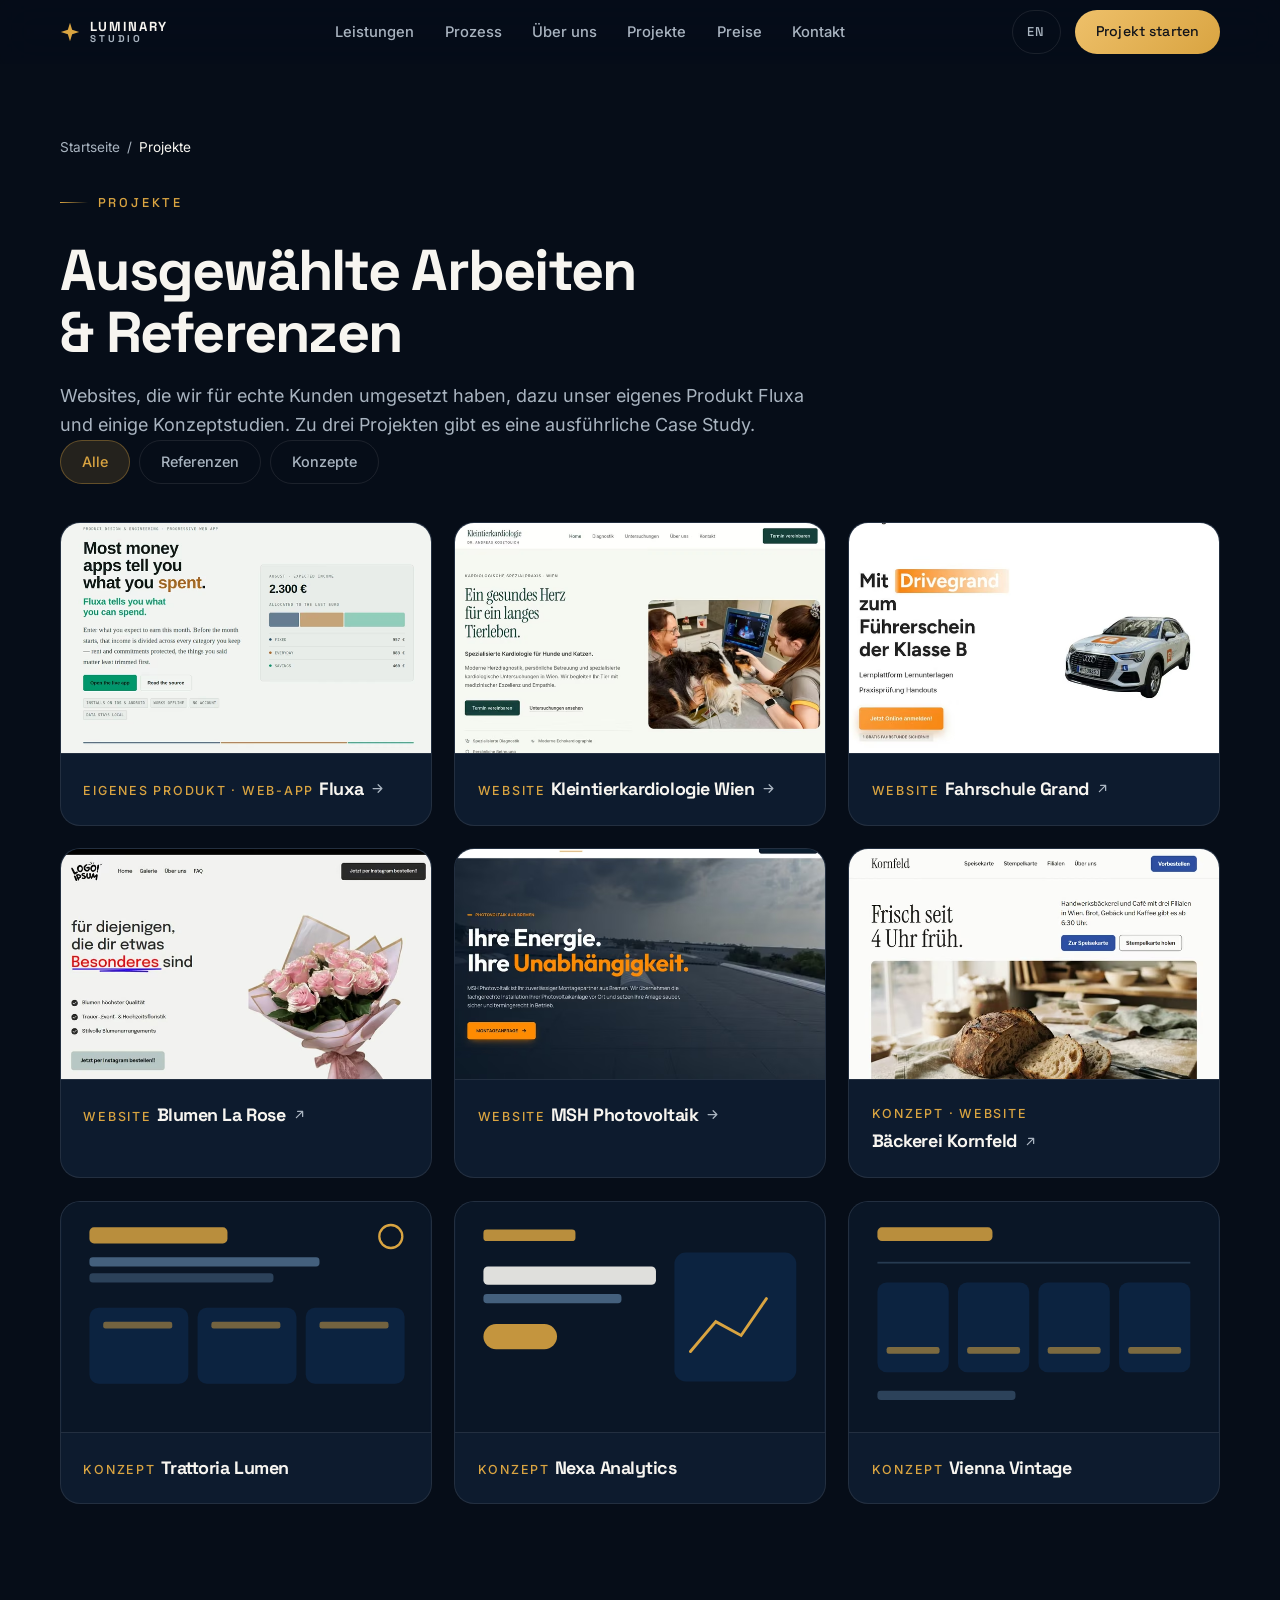
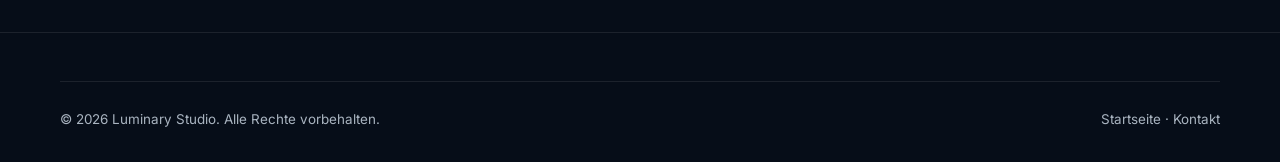
<file: projekte.html>
<!DOCTYPE html>
<html lang="de">
<head>
  <meta charset="UTF-8">
  <meta name="viewport" content="width=device-width, initial-scale=1.0">
  <title>Projekte &amp; Referenzen — Luminary Studio | Webdesign Wien</title>
  <meta name="description" content="Referenzen von Luminary Studio aus Wien: Websites für eine Tierarztpraxis, einen Photovoltaik-Betrieb, eine Fahrschule und einen Blumenladen sowie eine eigene Web-App.">
  <meta name="theme-color" content="#060D18">
  <link rel="canonical" href="https://www.luminary-studio.at/projekte.html">
  <link rel="icon" type="image/svg+xml" href="/assets/logo/favicon.svg">
  <link rel="apple-touch-icon" href="/assets/logo/apple-touch-icon.png">
  <meta property="og:type" content="website">
  <meta property="og:title" content="Projekte &amp; Referenzen — Luminary Studio">
  <meta property="og:description" content="Kundenwebsites, ein eigenes Produkt und Konzeptstudien von Luminary Studio aus Wien.">
  <meta property="og:url" content="https://www.luminary-studio.at/projekte.html">
  <meta property="og:image" content="https://www.luminary-studio.at/assets/logo/og.png">
  <link rel="preload" href="/assets/fonts/SpaceGrotesk-700.woff2" as="font" type="font/woff2" crossorigin>
  <link rel="preload" href="/assets/fonts/Inter-400.woff2" as="font" type="font/woff2" crossorigin>
  <link rel="stylesheet" href="/css/style.css">
  <noscript><style>.reveal{opacity:1;transform:none}</style></noscript>
</head>
<body>

  <div class="scroll-progress" id="scroll-progress" aria-hidden="true"></div>

  <header class="site-header" id="site-header">
    <div class="container header-inner">
      <a href="/" class="logo" aria-label="Luminary Studio — Startseite">
        <svg width="20" height="20" viewBox="0 0 24 24" fill="#D9A441" xmlns="http://www.w3.org/2000/svg" aria-hidden="true">
          <path d="M12 1 L14.6 9.4 L23 12 L14.6 14.6 L12 23 L9.4 14.6 L1 12 L9.4 9.4 Z"/>
        </svg>
        <span class="wordmark"><span>Luminary</span><span class="line2">Studio</span></span>
      </a>

      <nav class="main-nav" id="main-nav" aria-label="Hauptnavigation">
        <a href="/index.html#leistungen" data-en="Services">Leistungen</a>
        <a href="/index.html#prozess" data-en="Process">Prozess</a>
        <a href="/index.html#ueber-uns" data-en="About">Über uns</a>
        <a href="/projekte.html" data-en="Work">Projekte</a>
        <a href="/index.html#preise" data-en="Pricing">Preise</a>
        <a href="/index.html#kontakt" data-en="Contact">Kontakt</a>
      </nav>

      <div class="header-actions">
        <button class="lang-toggle" id="lang-toggle" aria-label="Switch to English">EN</button>
        <a href="/index.html#kontakt" class="btn btn-gold header-cta" data-en="Start a project">Projekt starten</a>
        <button class="nav-burger" id="nav-burger" aria-label="Menü öffnen" aria-expanded="false" aria-controls="main-nav">
          <span></span><span></span><span></span>
        </button>
      </div>
    </div>
  </header>

  <main class="subpage">
    <div class="container">
      <nav class="breadcrumb reveal" aria-label="Brotkrümel">
        <a href="/" data-en="Home">Startseite</a><span aria-hidden="true">/</span>
        <span aria-current="page" data-en="Work">Projekte</span>
      </nav>

      <div class="subpage-head reveal">
        <p class="kicker" data-en="Work">Projekte</p>
        <h1 data-en="Selected work &amp; references">Ausgewählte Arbeiten &amp; Referenzen</h1>
        <p class="lead" data-en="Websites we have built for real clients, our own product Fluxa and a few concept studies. Three of the projects come with a detailed case study.">Websites, die wir für echte Kunden umgesetzt haben, dazu unser eigenes Produkt Fluxa und einige Konzeptstudien. Zu drei Projekten gibt es eine ausführliche Case Study.</p>
      </div>

      <div class="filter-bar reveal" role="group" aria-label="Projekte filtern">
        <button class="filter-btn" data-filter="all" aria-pressed="true" data-en="All">Alle</button>
        <button class="filter-btn" data-filter="kunde" aria-pressed="false" data-en="References">Referenzen</button>
        <button class="filter-btn" data-filter="konzept" aria-pressed="false" data-en="Concepts">Konzepte</button>
      </div>

      <div class="projects-grid">
        <!-- Fluxa: interne Case Study -->
        <a class="project-card reveal" data-cat="kunde" href="/projekte/fluxa.html" aria-label="Fluxa — Case Study lesen">
          <div class="project-thumb">
            <picture>
              <source srcset="/assets/projects/fluxa.avif" type="image/avif">
              <source srcset="/assets/projects/fluxa.webp" type="image/webp">
              <img src="/assets/projects/fluxa.webp" alt="Fluxa — Budget-Web-App (Case Study), gestaltet von Luminary Studio" width="736" height="460" loading="lazy" draggable="false">
            </picture>
          </div>
          <div class="project-meta">
            <span class="cat" data-en="Own product · Web app">Eigenes Produkt · Web-App</span>
            <h3>Fluxa
              <svg class="project-ext" width="15" height="15" viewBox="0 0 24 24" fill="none" stroke="currentColor" stroke-width="2" stroke-linecap="round" stroke-linejoin="round" aria-hidden="true"><path d="M5 12h14M13 6l6 6-6 6"/></svg>
            </h3>
          </div>
        </a>

        <a class="project-card reveal" data-cat="kunde" href="/projekte/kleintierkardiologie.html" aria-label="Kleintierkardiologie Wien — Case Study lesen">
          <div class="project-thumb">
            <picture>
              <source srcset="/assets/projects/kleintier.avif" type="image/avif">
              <source srcset="/assets/projects/kleintier.webp" type="image/webp">
              <img src="/assets/projects/kleintier.webp" alt="Website der Kleintierkardiologie Wien (Dr. Kosztolich) — gestaltet von Luminary Studio" width="736" height="460" loading="lazy" draggable="false">
            </picture>
          </div>
          <div class="project-meta">
            <span class="cat">Website</span>
            <h3>Kleintierkardiologie Wien
              <svg class="project-ext" width="15" height="15" viewBox="0 0 24 24" fill="none" stroke="currentColor" stroke-width="2" stroke-linecap="round" stroke-linejoin="round" aria-hidden="true"><path d="M5 12h14M13 6l6 6-6 6"/></svg>
            </h3>
          </div>
        </a>

        <a class="project-card reveal" data-cat="kunde" href="https://grand.onepage.me/" target="_blank" rel="noopener noreferrer" aria-label="Fahrschule Grand — Projekt in neuem Tab öffnen">
          <div class="project-thumb">
            <picture>
              <source srcset="/assets/projects/grand.avif" type="image/avif">
              <source srcset="/assets/projects/grand.webp" type="image/webp">
              <img src="/assets/projects/grand.webp" alt="Website der Fahrschule Grand — gestaltet von Luminary Studio" width="736" height="460" loading="lazy" draggable="false">
            </picture>
          </div>
          <div class="project-meta">
            <span class="cat">Website</span>
            <h3>Fahrschule Grand
              <svg class="project-ext" width="15" height="15" viewBox="0 0 24 24" fill="none" stroke="currentColor" stroke-width="2" stroke-linecap="round" stroke-linejoin="round" aria-hidden="true"><path d="M7 17 17 7M9 7h8v8"/></svg>
            </h3>
          </div>
        </a>

        <a class="project-card reveal" data-cat="kunde" href="https://blumen-larose.onepage.me/" target="_blank" rel="noopener noreferrer" aria-label="Blumen La Rose — Projekt in neuem Tab öffnen">
          <div class="project-thumb">
            <picture>
              <source srcset="/assets/projects/blumen.avif" type="image/avif">
              <source srcset="/assets/projects/blumen.webp" type="image/webp">
              <img src="/assets/projects/blumen.webp" alt="Website von Blumen La Rose — gestaltet von Luminary Studio" width="736" height="460" loading="lazy" draggable="false">
            </picture>
          </div>
          <div class="project-meta">
            <span class="cat">Website</span>
            <h3>Blumen La Rose
              <svg class="project-ext" width="15" height="15" viewBox="0 0 24 24" fill="none" stroke="currentColor" stroke-width="2" stroke-linecap="round" stroke-linejoin="round" aria-hidden="true"><path d="M7 17 17 7M9 7h8v8"/></svg>
            </h3>
          </div>
        </a>

        <a class="project-card reveal" data-cat="kunde" href="/projekte/msh-photovoltaik.html" aria-label="MSH Photovoltaik — Case Study lesen">
          <div class="project-thumb">
            <picture>
              <source srcset="/assets/projects/msh.avif" type="image/avif">
              <source srcset="/assets/projects/msh.webp" type="image/webp">
              <img src="/assets/projects/msh.webp" alt="Website von MSH Photovoltaik — gestaltet von Luminary Studio" width="736" height="460" loading="lazy" draggable="false">
            </picture>
          </div>
          <div class="project-meta">
            <span class="cat">Website</span>
            <h3>MSH Photovoltaik
              <svg class="project-ext" width="15" height="15" viewBox="0 0 24 24" fill="none" stroke="currentColor" stroke-width="2" stroke-linecap="round" stroke-linejoin="round" aria-hidden="true"><path d="M5 12h14M13 6l6 6-6 6"/></svg>
            </h3>
          </div>
        </a>

        <!-- Konzept mit Live-Demo (fiktive Bäckerei, kein Kundenprojekt) -->
        <a class="project-card reveal" data-cat="konzept" href="https://kornfeld-b-ckerei.vercel.app/" target="_blank" rel="noopener noreferrer" aria-label="Bäckerei Kornfeld — Konzept-Website in neuem Tab öffnen">
          <div class="project-thumb">
            <picture>
              <source srcset="/assets/projects/kornfeld.avif" type="image/avif">
              <source srcset="/assets/projects/kornfeld.webp" type="image/webp">
              <img src="/assets/projects/kornfeld.webp" alt="Konzept-Website für eine fiktive Wiener Handwerksbäckerei — gestaltet von Luminary Studio" width="736" height="460" loading="lazy" draggable="false">
            </picture>
          </div>
          <div class="project-meta">
            <span class="cat" data-en="Concept · Website">Konzept · Website</span>
            <h3>Bäckerei Kornfeld
              <svg class="project-ext" width="15" height="15" viewBox="0 0 24 24" fill="none" stroke="currentColor" stroke-width="2" stroke-linecap="round" stroke-linejoin="round" aria-hidden="true"><path d="M7 17 17 7M9 7h8v8"/></svg>
            </h3>
          </div>
        </a>

        <!-- Konzeptstudien (fiktiv, abstrakte SVG-Wireframes) -->
        <article class="project-card reveal" data-cat="konzept">
          <div class="project-thumb" aria-hidden="true">
            <svg viewBox="0 0 320 200" xmlns="http://www.w3.org/2000/svg"><rect width="320" height="200" fill="#0A1626"/><rect x="24" y="22" width="120" height="14" rx="4" fill="#D9A441" opacity="0.85"/><rect x="24" y="48" width="200" height="8" rx="3" fill="#44607D"/><rect x="24" y="62" width="160" height="8" rx="3" fill="#44607D" opacity="0.6"/><rect x="24" y="92" width="86" height="66" rx="8" fill="#0C2340"/><rect x="118" y="92" width="86" height="66" rx="8" fill="#0C2340"/><rect x="212" y="92" width="86" height="66" rx="8" fill="#0C2340"/><rect x="36" y="104" width="60" height="6" rx="2" fill="#D9A441" opacity="0.5"/><rect x="130" y="104" width="60" height="6" rx="2" fill="#D9A441" opacity="0.5"/><rect x="224" y="104" width="60" height="6" rx="2" fill="#D9A441" opacity="0.5"/><circle cx="286" cy="30" r="10" fill="none" stroke="#D9A441" stroke-width="2"/></svg>
          </div>
          <div class="project-meta">
            <span class="cat" data-en="Concept">Konzept</span>
            <h3>Trattoria Lumen</h3>
          </div>
        </article>

        <article class="project-card reveal" data-cat="konzept">
          <div class="project-thumb" aria-hidden="true">
            <svg viewBox="0 0 320 200" xmlns="http://www.w3.org/2000/svg"><rect width="320" height="200" fill="#0A1626"/><rect x="24" y="24" width="80" height="10" rx="3" fill="#D9A441" opacity="0.85"/><rect x="24" y="56" width="150" height="16" rx="4" fill="#F7F5F0" opacity="0.9"/><rect x="24" y="80" width="120" height="8" rx="3" fill="#44607D"/><rect x="24" y="106" width="64" height="22" rx="11" fill="#D9A441" opacity="0.9"/><rect x="190" y="44" width="106" height="112" rx="10" fill="#0C2340"/><polyline points="204,130 226,104 248,116 270,84" fill="none" stroke="#D9A441" stroke-width="2.5" stroke-linecap="round"/></svg>
          </div>
          <div class="project-meta">
            <span class="cat" data-en="Concept">Konzept</span>
            <h3>Nexa Analytics</h3>
          </div>
        </article>

        <article class="project-card reveal" data-cat="konzept">
          <div class="project-thumb" aria-hidden="true">
            <svg viewBox="0 0 320 200" xmlns="http://www.w3.org/2000/svg"><rect width="320" height="200" fill="#0A1626"/><rect x="24" y="22" width="100" height="12" rx="4" fill="#D9A441" opacity="0.85"/><rect x="24" y="52" width="272" height="1.5" fill="#44607D" opacity="0.5"/><rect x="24" y="70" width="62" height="78" rx="8" fill="#0C2340"/><rect x="94" y="70" width="62" height="78" rx="8" fill="#0C2340"/><rect x="164" y="70" width="62" height="78" rx="8" fill="#0C2340"/><rect x="234" y="70" width="62" height="78" rx="8" fill="#0C2340"/><rect x="32" y="126" width="46" height="6" rx="2" fill="#D9A441" opacity="0.55"/><rect x="102" y="126" width="46" height="6" rx="2" fill="#D9A441" opacity="0.55"/><rect x="172" y="126" width="46" height="6" rx="2" fill="#D9A441" opacity="0.55"/><rect x="242" y="126" width="46" height="6" rx="2" fill="#D9A441" opacity="0.55"/><rect x="24" y="164" width="120" height="8" rx="3" fill="#44607D" opacity="0.6"/></svg>
          </div>
          <div class="project-meta">
            <span class="cat" data-en="Concept">Konzept</span>
            <h3>Vienna Vintage</h3>
          </div>
        </article>
      </div>
    </div>
  </main>

  <footer class="site-footer">
    <div class="container">
      <div class="footer-bottom">
        <span data-en="© 2026 Luminary Studio. All rights reserved.">© 2026 Luminary Studio. Alle Rechte vorbehalten.</span>
        <span><a href="/">Startseite</a> · <a href="/index.html#kontakt" data-en="Contact">Kontakt</a></span>
      </div>
    </div>
  </footer>

  <script src="/js/main.js"></script>
</body>
</html>
</file>
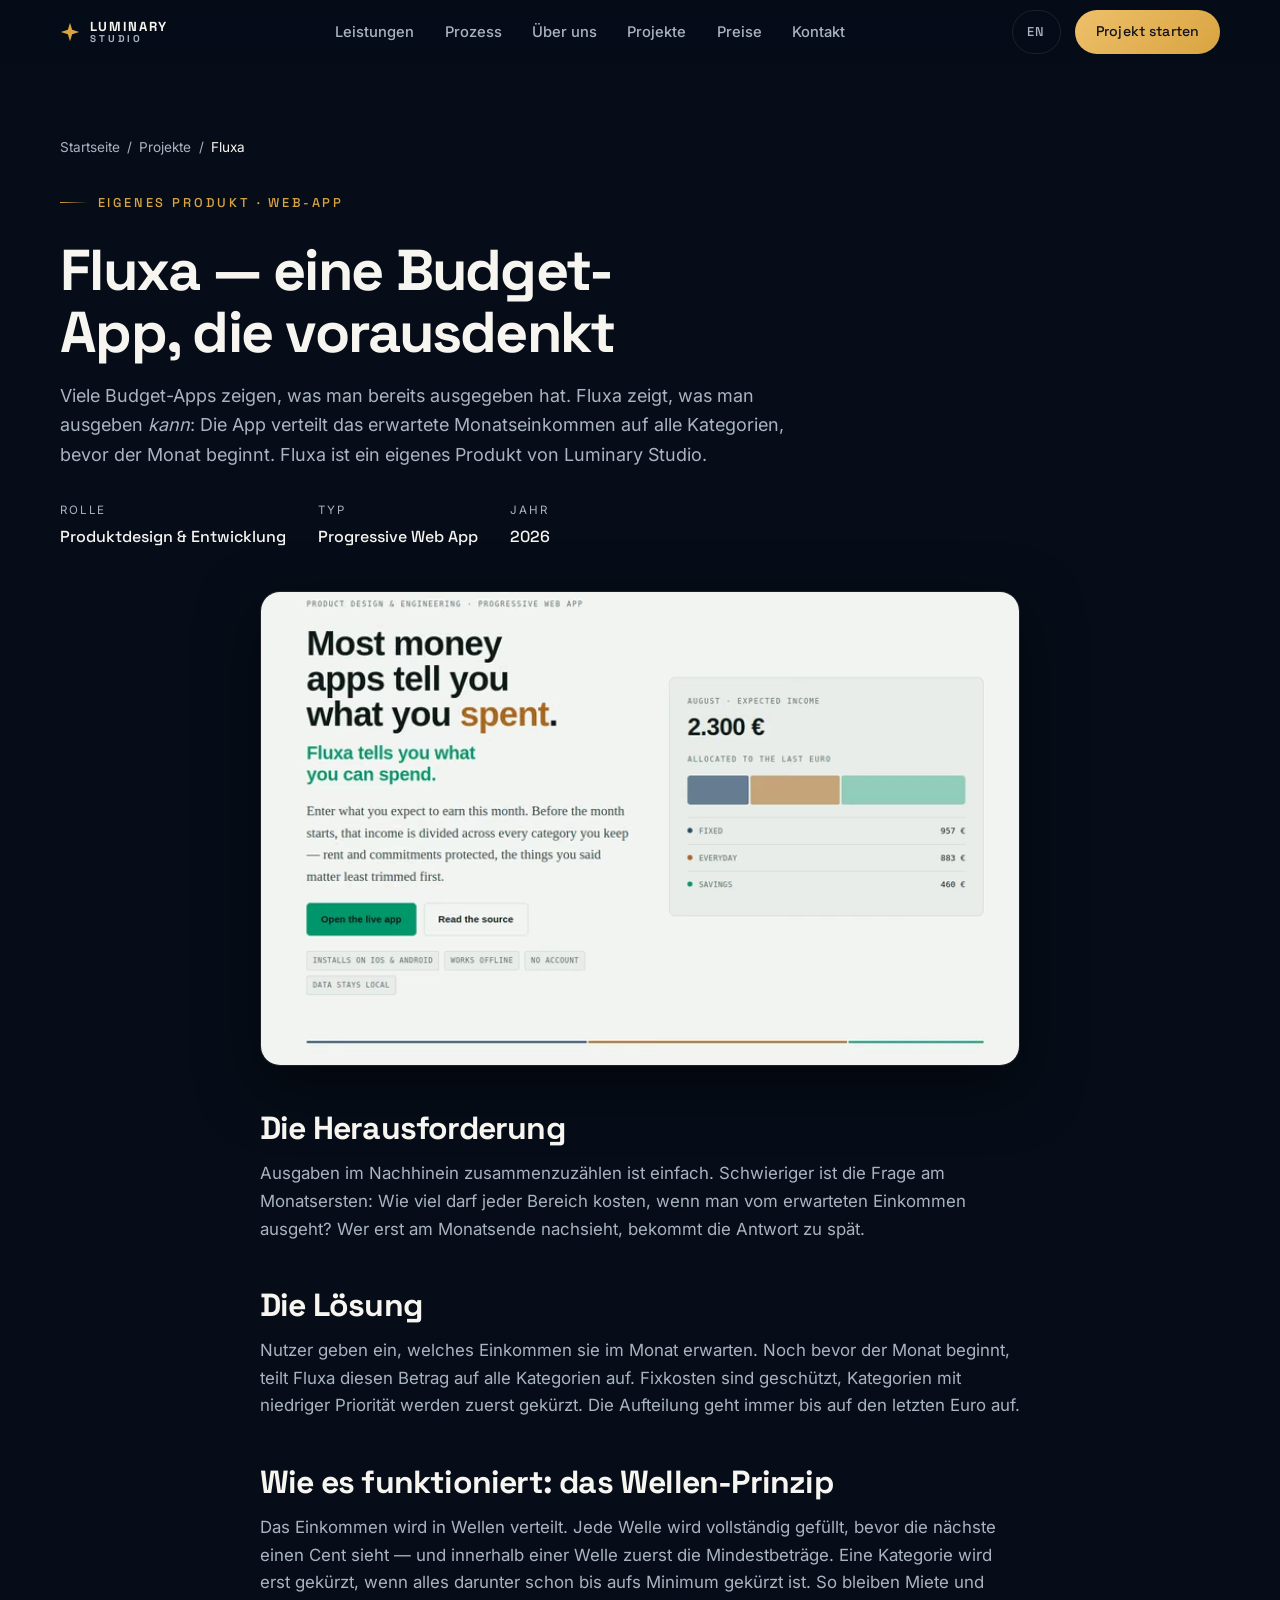
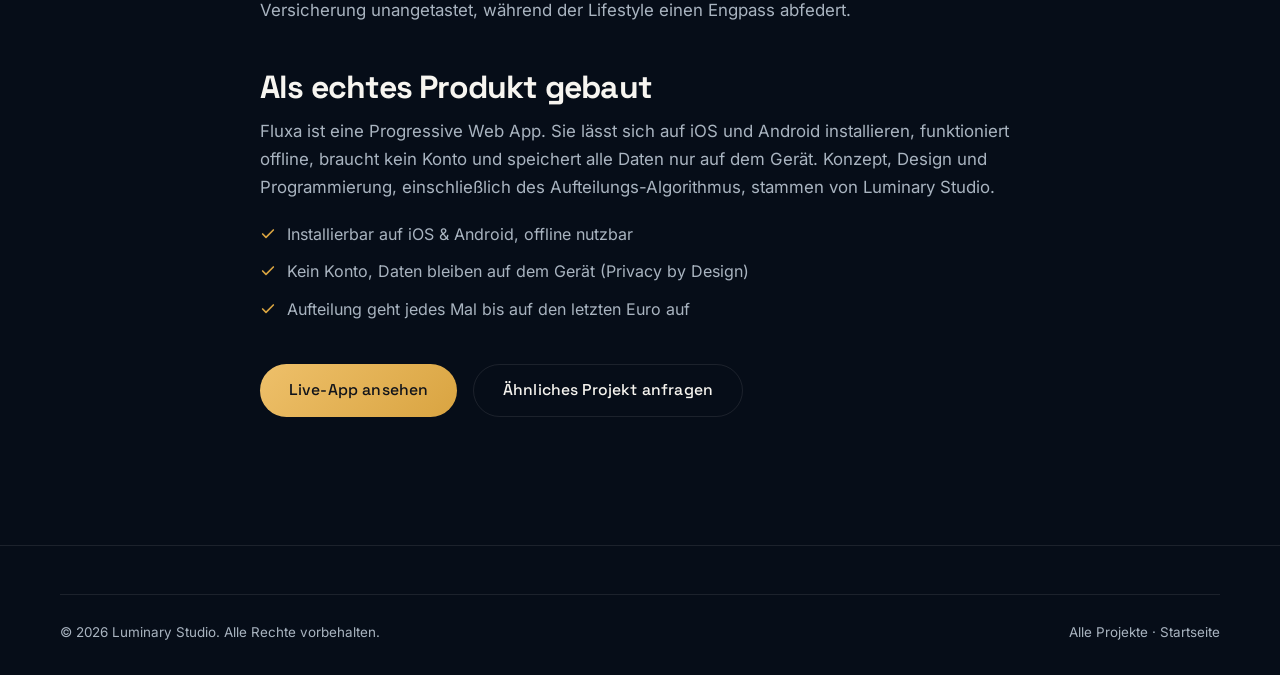
<file: projekte/fluxa.html>
<!DOCTYPE html>
<html lang="de">
<head>
  <meta charset="UTF-8">
  <meta name="viewport" content="width=device-width, initial-scale=1.0">
  <title>Fluxa — Budget-Web-App (Case Study) | Luminary Studio</title>
  <meta name="description" content="Case Study: Fluxa ist eine Budget-App von Luminary Studio, die das erwartete Monatseinkommen schon vor Monatsbeginn auf alle Kategorien aufteilt. Offline nutzbar, ohne Konto.">
  <meta name="theme-color" content="#060D18">
  <link rel="canonical" href="https://www.luminary-studio.at/projekte/fluxa.html">
  <link rel="icon" type="image/svg+xml" href="/assets/logo/favicon.svg">
  <link rel="apple-touch-icon" href="/assets/logo/apple-touch-icon.png">
  <meta property="og:type" content="article">
  <meta property="og:title" content="Fluxa — Budget-Web-App (Case Study)">
  <meta property="og:description" content="Eine Budget-App, die vor Monatsbeginn zeigt, wie viel für jede Kategorie bleibt. Konzept, Design und Entwicklung von Luminary Studio.">
  <meta property="og:url" content="https://www.luminary-studio.at/projekte/fluxa.html">
  <meta property="og:image" content="https://www.luminary-studio.at/assets/projects/fluxa.webp">
  <link rel="preload" href="/assets/fonts/SpaceGrotesk-700.woff2" as="font" type="font/woff2" crossorigin>
  <link rel="preload" href="/assets/fonts/Inter-400.woff2" as="font" type="font/woff2" crossorigin>
  <link rel="stylesheet" href="/css/style.css">
  <noscript><style>.reveal{opacity:1;transform:none}</style></noscript>
  <script type="application/ld+json">
  {
    "@context": "https://schema.org",
    "@type": "BreadcrumbList",
    "itemListElement": [
      { "@type": "ListItem", "position": 1, "name": "Startseite", "item": "https://www.luminary-studio.at/" },
      { "@type": "ListItem", "position": 2, "name": "Projekte", "item": "https://www.luminary-studio.at/projekte.html" },
      { "@type": "ListItem", "position": 3, "name": "Fluxa", "item": "https://www.luminary-studio.at/projekte/fluxa.html" }
    ]
  }
  </script>
</head>
<body>

  <div class="scroll-progress" id="scroll-progress" aria-hidden="true"></div>

  <header class="site-header" id="site-header">
    <div class="container header-inner">
      <a href="/" class="logo" aria-label="Luminary Studio — Startseite">
        <svg width="20" height="20" viewBox="0 0 24 24" fill="#D9A441" xmlns="http://www.w3.org/2000/svg" aria-hidden="true">
          <path d="M12 1 L14.6 9.4 L23 12 L14.6 14.6 L12 23 L9.4 14.6 L1 12 L9.4 9.4 Z"/>
        </svg>
        <span class="wordmark"><span>Luminary</span><span class="line2">Studio</span></span>
      </a>

      <nav class="main-nav" id="main-nav" aria-label="Hauptnavigation">
        <a href="/index.html#leistungen" data-en="Services">Leistungen</a>
        <a href="/index.html#prozess" data-en="Process">Prozess</a>
        <a href="/index.html#ueber-uns" data-en="About">Über uns</a>
        <a href="/projekte.html" data-en="Work">Projekte</a>
        <a href="/index.html#preise" data-en="Pricing">Preise</a>
        <a href="/index.html#kontakt" data-en="Contact">Kontakt</a>
      </nav>

      <div class="header-actions">
        <button class="lang-toggle" id="lang-toggle" aria-label="Switch to English">EN</button>
        <a href="/index.html#kontakt" class="btn btn-gold header-cta" data-en="Start a project">Projekt starten</a>
        <button class="nav-burger" id="nav-burger" aria-label="Menü öffnen" aria-expanded="false" aria-controls="main-nav">
          <span></span><span></span><span></span>
        </button>
      </div>
    </div>
  </header>

  <main class="subpage">
    <div class="container">
      <nav class="breadcrumb reveal" aria-label="Brotkrümel">
        <a href="/" data-en="Home">Startseite</a><span aria-hidden="true">/</span>
        <a href="/projekte.html" data-en="Work">Projekte</a><span aria-hidden="true">/</span>
        <span aria-current="page">Fluxa</span>
      </nav>

      <div class="subpage-head reveal">
        <p class="kicker" data-en="Own product · Web app">Eigenes Produkt · Web-App</p>
        <h1 data-en="Fluxa — a budgeting app that thinks ahead">Fluxa — eine Budget-App, die vorausdenkt</h1>
        <p class="lead" data-en="Many budgeting apps show what you have already spent. Fluxa shows what you &lt;em&gt;can&lt;/em&gt; spend: it divides your expected monthly income across every category before the month begins. Fluxa is Luminary Studio's own product.">Viele Budget-Apps zeigen, was man bereits ausgegeben hat. Fluxa zeigt, was man ausgeben <em>kann</em>: Die App verteilt das erwartete Monatseinkommen auf alle Kategorien, bevor der Monat beginnt. Fluxa ist ein eigenes Produkt von Luminary Studio.</p>

        <dl class="case-meta">
          <div>
            <dt data-en="Role">Rolle</dt>
            <dd data-en="Product design &amp; engineering">Produktdesign &amp; Entwicklung</dd>
          </div>
          <div>
            <dt data-en="Type">Typ</dt>
            <dd>Progressive Web App</dd>
          </div>
          <div>
            <dt data-en="Year">Jahr</dt>
            <dd>2026</dd>
          </div>
        </dl>
      </div>

      <figure class="case-figure reveal">
        <picture>
          <source srcset="/assets/projects/fluxa.avif" type="image/avif">
          <source srcset="/assets/projects/fluxa.webp" type="image/webp">
          <img src="/assets/projects/fluxa.webp" alt="Startbildschirm der Fluxa-App mit erwartetem Einkommen und der Aufteilung auf Kategorien" width="736" height="460" loading="lazy">
        </picture>
      </figure>

      <div class="case-body">
        <h2 class="reveal" data-en="The challenge">Die Herausforderung</h2>
        <p class="reveal" data-en="Adding up expenses after the fact is easy. The harder question comes on the first of the month: how much may each area cost, based on the income you expect? If you only look at the end of the month, the answer comes too late.">Ausgaben im Nachhinein zusammenzuzählen ist einfach. Schwieriger ist die Frage am Monatsersten: Wie viel darf jeder Bereich kosten, wenn man vom erwarteten Einkommen ausgeht? Wer erst am Monatsende nachsieht, bekommt die Antwort zu spät.</p>

        <h2 class="reveal" data-en="The solution">Die Lösung</h2>
        <p class="reveal" data-en="You enter what you expect to earn this month. Before the month starts, Fluxa divides that income across every category you keep — fixed commitments protected, the things you said matter least trimmed first. The allocation always balances to the last euro.">Nutzer geben ein, welches Einkommen sie im Monat erwarten. Noch bevor der Monat beginnt, teilt Fluxa diesen Betrag auf alle Kategorien auf. Fixkosten sind geschützt, Kategorien mit niedriger Priorität werden zuerst gekürzt. Die Aufteilung geht immer bis auf den letzten Euro auf.</p>

        <h2 class="reveal" data-en="How it works: the wave engine">Wie es funktioniert: das Wellen-Prinzip</h2>
        <p class="reveal" data-en="Income is funded in waves. Each wave is filled before the next one sees a cent, and within a wave the floors are covered first. A category is only ever cut after everything below it has already been cut to the bone — so rent and insurance never move while lifestyle absorbs a shortfall.">Das Einkommen wird in Wellen verteilt. Jede Welle wird vollständig gefüllt, bevor die nächste einen Cent sieht — und innerhalb einer Welle zuerst die Mindestbeträge. Eine Kategorie wird erst gekürzt, wenn alles darunter schon bis aufs Minimum gekürzt ist. So bleiben Miete und Versicherung unangetastet, während der Lifestyle einen Engpass abfedert.</p>

        <h2 class="reveal" data-en="Built as a real product">Als echtes Produkt gebaut</h2>
        <p class="reveal" data-en="Fluxa is a Progressive Web App. It installs on iOS and Android, works offline, needs no account and stores all data on the device only. Concept, design and development, including the allocation algorithm, were done by Luminary Studio.">Fluxa ist eine Progressive Web App. Sie lässt sich auf iOS und Android installieren, funktioniert offline, braucht kein Konto und speichert alle Daten nur auf dem Gerät. Konzept, Design und Programmierung, einschließlich des Aufteilungs-Algorithmus, stammen von Luminary Studio.</p>
        <ul class="case-highlights reveal">
          <li><svg width="16" height="16" viewBox="0 0 24 24" fill="none" stroke="currentColor" stroke-width="2.5" stroke-linecap="round" stroke-linejoin="round" aria-hidden="true"><path d="M20 6 9 17l-5-5"/></svg><span data-en="Installs on iOS &amp; Android, works offline">Installierbar auf iOS &amp; Android, offline nutzbar</span></li>
          <li><svg width="16" height="16" viewBox="0 0 24 24" fill="none" stroke="currentColor" stroke-width="2.5" stroke-linecap="round" stroke-linejoin="round" aria-hidden="true"><path d="M20 6 9 17l-5-5"/></svg><span data-en="No account, data stays on the device (privacy by design)">Kein Konto, Daten bleiben auf dem Gerät (Privacy by Design)</span></li>
          <li><svg width="16" height="16" viewBox="0 0 24 24" fill="none" stroke="currentColor" stroke-width="2.5" stroke-linecap="round" stroke-linejoin="round" aria-hidden="true"><path d="M20 6 9 17l-5-5"/></svg><span data-en="Allocation balances to the last euro, every time">Aufteilung geht jedes Mal bis auf den letzten Euro auf</span></li>
        </ul>

        <div class="case-cta reveal">
          <a href="https://fluxa-topaz.vercel.app/" class="btn btn-gold" target="_blank" rel="noopener noreferrer" data-en="View the live app">Live-App ansehen</a>
          <a href="/index.html#kontakt" class="btn btn-ghost" data-en="Request a similar project">Ähnliches Projekt anfragen</a>
        </div>
      </div>
    </div>
  </main>

  <footer class="site-footer">
    <div class="container">
      <div class="footer-bottom">
        <span data-en="© 2026 Luminary Studio. All rights reserved.">© 2026 Luminary Studio. Alle Rechte vorbehalten.</span>
        <span><a href="/projekte.html" data-en="All projects">Alle Projekte</a> · <a href="/">Startseite</a></span>
      </div>
    </div>
  </footer>

  <script src="/js/main.js"></script>
</body>
</html>
</file>
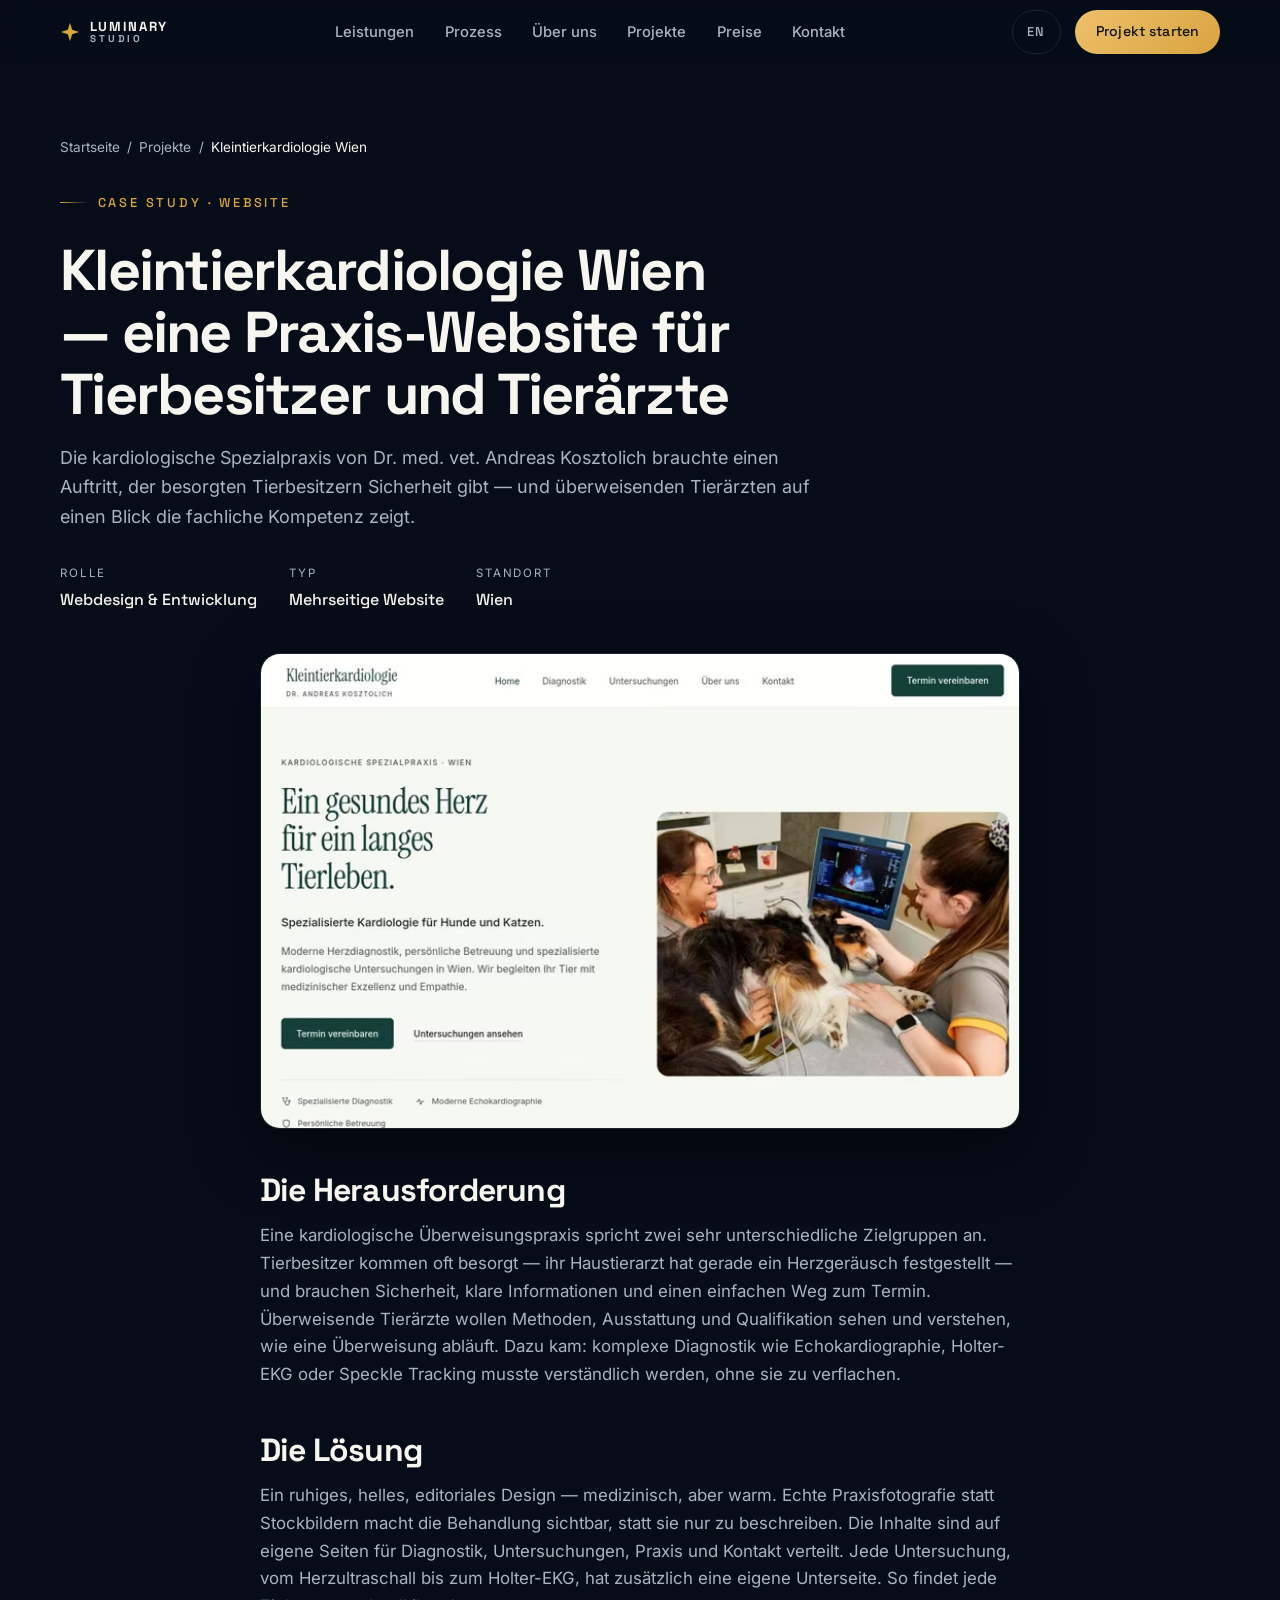
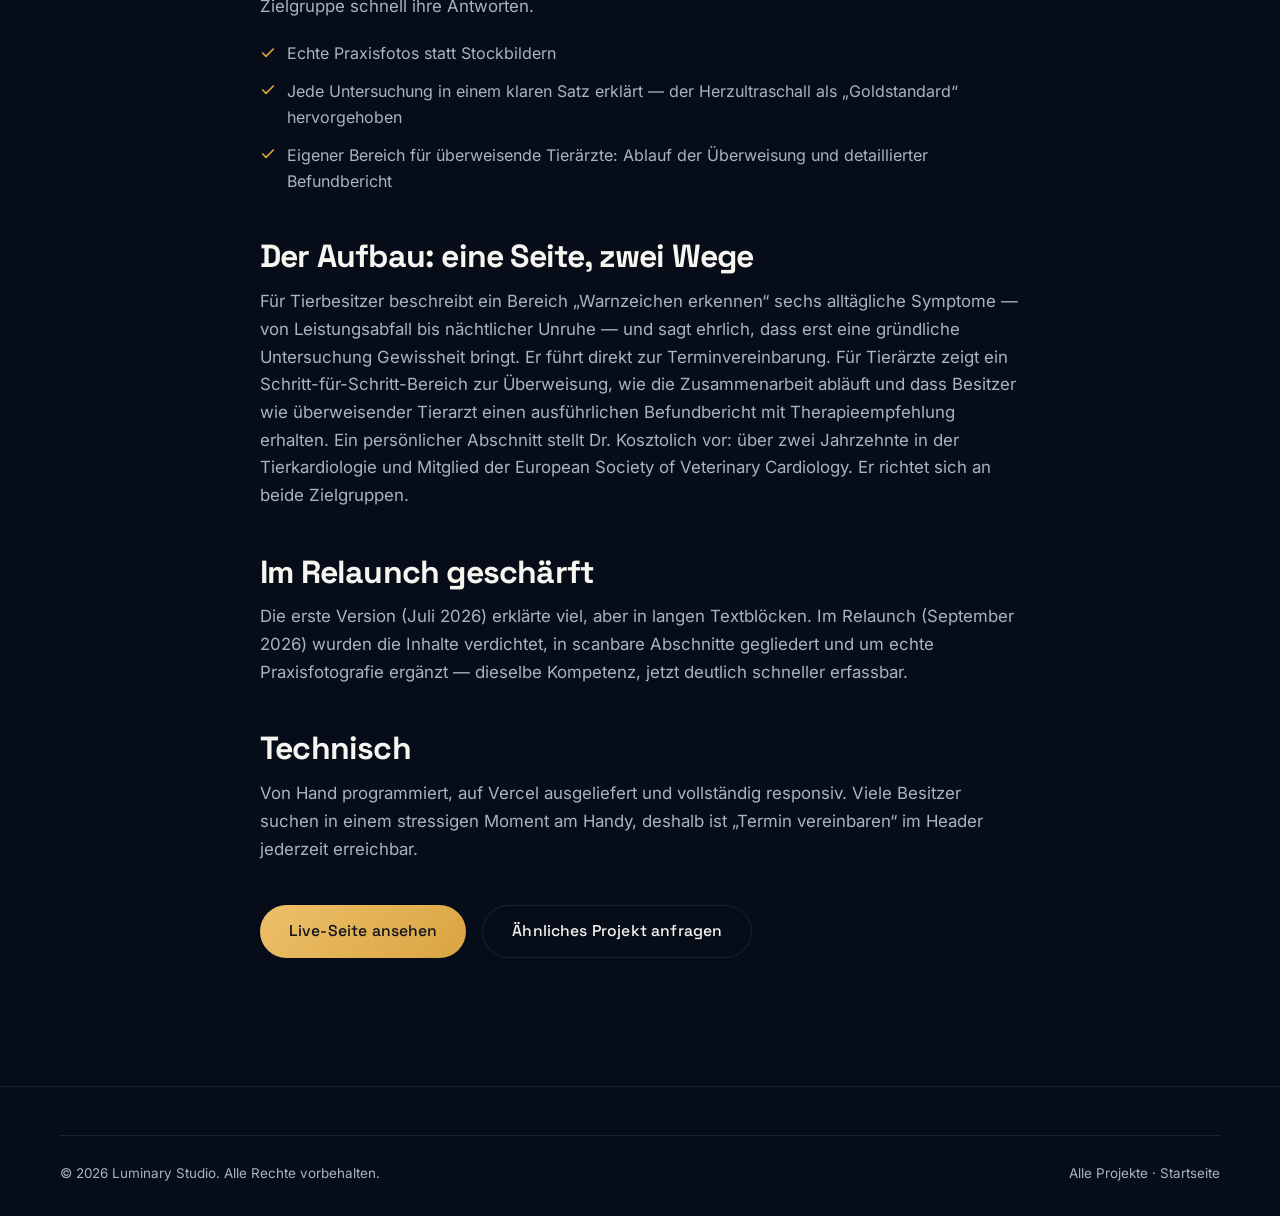
<file: projekte/kleintierkardiologie.html>
<!DOCTYPE html>
<html lang="de">
<head>
  <meta charset="UTF-8">
  <meta name="viewport" content="width=device-width, initial-scale=1.0">
  <title>Kleintierkardiologie Wien — Website (Case Study) | Luminary Studio</title>
  <meta name="description" content="Case Study: mehrseitige Website für die kardiologische Spezialpraxis von Dr. med. vet. Andreas Kosztolich in Wien — gebaut für Tierbesitzer und überweisende Tierärzte. Von Luminary Studio.">
  <meta name="theme-color" content="#060D18">
  <link rel="canonical" href="https://www.luminary-studio.at/projekte/kleintierkardiologie.html">
  <link rel="icon" type="image/svg+xml" href="/assets/logo/favicon.svg">
  <link rel="apple-touch-icon" href="/assets/logo/apple-touch-icon.png">
  <meta property="og:type" content="article">
  <meta property="og:title" content="Kleintierkardiologie Wien — Website (Case Study)">
  <meta property="og:description" content="Eine Praxis-Website für zwei Zielgruppen: besorgte Tierbesitzer und überweisende Tierärzte. Von Luminary Studio.">
  <meta property="og:url" content="https://www.luminary-studio.at/projekte/kleintierkardiologie.html">
  <meta property="og:image" content="https://www.luminary-studio.at/assets/projects/kleintier.webp">
  <link rel="preload" href="/assets/fonts/SpaceGrotesk-700.woff2" as="font" type="font/woff2" crossorigin>
  <link rel="preload" href="/assets/fonts/Inter-400.woff2" as="font" type="font/woff2" crossorigin>
  <link rel="stylesheet" href="/css/style.css">
  <noscript><style>.reveal{opacity:1;transform:none}</style></noscript>
  <script type="application/ld+json">
  {
    "@context": "https://schema.org",
    "@type": "BreadcrumbList",
    "itemListElement": [
      { "@type": "ListItem", "position": 1, "name": "Startseite", "item": "https://www.luminary-studio.at/" },
      { "@type": "ListItem", "position": 2, "name": "Projekte", "item": "https://www.luminary-studio.at/projekte.html" },
      { "@type": "ListItem", "position": 3, "name": "Kleintierkardiologie Wien", "item": "https://www.luminary-studio.at/projekte/kleintierkardiologie.html" }
    ]
  }
  </script>
</head>
<body>

  <div class="scroll-progress" id="scroll-progress" aria-hidden="true"></div>

  <header class="site-header" id="site-header">
    <div class="container header-inner">
      <a href="/" class="logo" aria-label="Luminary Studio — Startseite">
        <svg width="20" height="20" viewBox="0 0 24 24" fill="#D9A441" xmlns="http://www.w3.org/2000/svg" aria-hidden="true">
          <path d="M12 1 L14.6 9.4 L23 12 L14.6 14.6 L12 23 L9.4 14.6 L1 12 L9.4 9.4 Z"/>
        </svg>
        <span class="wordmark"><span>Luminary</span><span class="line2">Studio</span></span>
      </a>

      <nav class="main-nav" id="main-nav" aria-label="Hauptnavigation">
        <a href="/index.html#leistungen" data-en="Services">Leistungen</a>
        <a href="/index.html#prozess" data-en="Process">Prozess</a>
        <a href="/index.html#ueber-uns" data-en="About">Über uns</a>
        <a href="/projekte.html" data-en="Work">Projekte</a>
        <a href="/index.html#preise" data-en="Pricing">Preise</a>
        <a href="/index.html#kontakt" data-en="Contact">Kontakt</a>
      </nav>

      <div class="header-actions">
        <button class="lang-toggle" id="lang-toggle" aria-label="Switch to English">EN</button>
        <a href="/index.html#kontakt" class="btn btn-gold header-cta" data-en="Start a project">Projekt starten</a>
        <button class="nav-burger" id="nav-burger" aria-label="Menü öffnen" aria-expanded="false" aria-controls="main-nav">
          <span></span><span></span><span></span>
        </button>
      </div>
    </div>
  </header>

  <main class="subpage">
    <div class="container">
      <nav class="breadcrumb reveal" aria-label="Brotkrümel">
        <a href="/" data-en="Home">Startseite</a><span aria-hidden="true">/</span>
        <a href="/projekte.html" data-en="Work">Projekte</a><span aria-hidden="true">/</span>
        <span aria-current="page">Kleintierkardiologie Wien</span>
      </nav>

      <div class="subpage-head reveal">
        <p class="kicker">Case Study · Website</p>
        <h1 data-en="Kleintierkardiologie Wien — a practice website for pet owners and vets">Kleintierkardiologie Wien — eine Praxis-Website für Tierbesitzer und Tierärzte</h1>
        <p class="lead" data-en="The specialist cardiology practice of Dr. med. vet. Andreas Kosztolich needed a presence that reassures worried pet owners — and shows referring vets its clinical expertise at a glance.">Die kardiologische Spezialpraxis von Dr. med. vet. Andreas Kosztolich brauchte einen Auftritt, der besorgten Tierbesitzern Sicherheit gibt — und überweisenden Tierärzten auf einen Blick die fachliche Kompetenz zeigt.</p>

        <dl class="case-meta">
          <div>
            <dt data-en="Role">Rolle</dt>
            <dd data-en="Web design &amp; development">Webdesign &amp; Entwicklung</dd>
          </div>
          <div>
            <dt data-en="Type">Typ</dt>
            <dd data-en="Multi-page website">Mehrseitige Website</dd>
          </div>
          <div>
            <dt data-en="Location">Standort</dt>
            <dd data-en="Vienna">Wien</dd>
          </div>
        </dl>
      </div>

      <figure class="case-figure reveal">
        <picture>
          <source srcset="/assets/projects/kleintier.avif" type="image/avif">
          <source srcset="/assets/projects/kleintier.webp" type="image/webp">
          <img src="/assets/projects/kleintier.webp" alt="Website der Kleintierkardiologie Wien mit Hero „Ein gesundes Herz für ein langes Tierleben.“ und Foto einer Herzultraschall-Untersuchung beim Hund" width="736" height="460" loading="lazy">
        </picture>
      </figure>

      <div class="case-body">
        <h2 class="reveal" data-en="The challenge">Die Herausforderung</h2>
        <p class="reveal" data-en="A cardiology referral practice speaks to two very different audiences. Pet owners often arrive worried — their vet has just heard a heart murmur — and need reassurance, clear information and an easy way to book. Referring vets need to see methods, equipment and qualifications, and understand how a referral works. On top of that, complex diagnostics such as echocardiography, Holter ECG or speckle tracking had to be explained without dumbing them down.">Eine kardiologische Überweisungspraxis spricht zwei sehr unterschiedliche Zielgruppen an. Tierbesitzer kommen oft besorgt — ihr Haustierarzt hat gerade ein Herzgeräusch festgestellt — und brauchen Sicherheit, klare Informationen und einen einfachen Weg zum Termin. Überweisende Tierärzte wollen Methoden, Ausstattung und Qualifikation sehen und verstehen, wie eine Überweisung abläuft. Dazu kam: komplexe Diagnostik wie Echokardiographie, Holter-EKG oder Speckle Tracking musste verständlich werden, ohne sie zu verflachen.</p>

        <h2 class="reveal" data-en="The solution">Die Lösung</h2>
        <p class="reveal" data-en="A calm, light, editorial design — medical, but warm. Real practice photography instead of stock images makes the treatment visible rather than just described. The content is spread across dedicated pages for diagnostics, examinations, the practice and contact, and every examination, from echocardiography to the Holter ECG, has its own page. That way each audience finds its answers quickly.">Ein ruhiges, helles, editoriales Design — medizinisch, aber warm. Echte Praxisfotografie statt Stockbildern macht die Behandlung sichtbar, statt sie nur zu beschreiben. Die Inhalte sind auf eigene Seiten für Diagnostik, Untersuchungen, Praxis und Kontakt verteilt. Jede Untersuchung, vom Herzultraschall bis zum Holter-EKG, hat zusätzlich eine eigene Unterseite. So findet jede Zielgruppe schnell ihre Antworten.</p>
        <ul class="case-highlights reveal">
          <li><svg width="16" height="16" viewBox="0 0 24 24" fill="none" stroke="currentColor" stroke-width="2.5" stroke-linecap="round" stroke-linejoin="round" aria-hidden="true"><path d="M20 6 9 17l-5-5"/></svg><span data-en="Real practice photography instead of stock images">Echte Praxisfotos statt Stockbildern</span></li>
          <li><svg width="16" height="16" viewBox="0 0 24 24" fill="none" stroke="currentColor" stroke-width="2.5" stroke-linecap="round" stroke-linejoin="round" aria-hidden="true"><path d="M20 6 9 17l-5-5"/></svg><span data-en="Every examination explained in one clear sentence — echocardiography highlighted as the gold standard">Jede Untersuchung in einem klaren Satz erklärt — der Herzultraschall als „Goldstandard“ hervorgehoben</span></li>
          <li><svg width="16" height="16" viewBox="0 0 24 24" fill="none" stroke="currentColor" stroke-width="2.5" stroke-linecap="round" stroke-linejoin="round" aria-hidden="true"><path d="M20 6 9 17l-5-5"/></svg><span data-en="A dedicated section for referring vets: the referral process and the detailed findings report">Eigener Bereich für überweisende Tierärzte: Ablauf der Überweisung und detaillierter Befundbericht</span></li>
        </ul>

        <h2 class="reveal" data-en="The approach: one site, two paths">Der Aufbau: eine Seite, zwei Wege</h2>
        <p class="reveal" data-en="For pet owners, a “Recognising warning signs” section describes six everyday symptoms — from reduced stamina to night-time restlessness — and states honestly that only a thorough examination brings certainty. It leads straight to booking an appointment. For vets, a step-by-step referral section shows how the collaboration works and that both owner and referring vet receive a full report with a treatment recommendation. A personal section introduces Dr. Kosztolich: more than two decades in veterinary cardiology and a member of the European Society of Veterinary Cardiology. It speaks to both audiences.">Für Tierbesitzer beschreibt ein Bereich „Warnzeichen erkennen“ sechs alltägliche Symptome — von Leistungsabfall bis nächtlicher Unruhe — und sagt ehrlich, dass erst eine gründliche Untersuchung Gewissheit bringt. Er führt direkt zur Terminvereinbarung. Für Tierärzte zeigt ein Schritt-für-Schritt-Bereich zur Überweisung, wie die Zusammenarbeit abläuft und dass Besitzer wie überweisender Tierarzt einen ausführlichen Befundbericht mit Therapieempfehlung erhalten. Ein persönlicher Abschnitt stellt Dr. Kosztolich vor: über zwei Jahrzehnte in der Tierkardiologie und Mitglied der European Society of Veterinary Cardiology. Er richtet sich an beide Zielgruppen.</p>

        <h2 class="reveal" data-en="Refined in a relaunch">Im Relaunch geschärft</h2>
        <p class="reveal" data-en="The first version (July 2026) explained a lot, but in long blocks of text. In the relaunch (September 2026) the content was condensed, broken into scannable sections and complemented with real practice photography — the same expertise, now much faster to grasp.">Die erste Version (Juli 2026) erklärte viel, aber in langen Textblöcken. Im Relaunch (September 2026) wurden die Inhalte verdichtet, in scanbare Abschnitte gegliedert und um echte Praxisfotografie ergänzt — dieselbe Kompetenz, jetzt deutlich schneller erfassbar.</p>

        <h2 class="reveal" data-en="Technically">Technisch</h2>
        <p class="reveal" data-en="Hand-coded, deployed on Vercel and fully responsive. Many owners search on their phone in a stressful moment, so “Book an appointment” is always within reach in the header.">Von Hand programmiert, auf Vercel ausgeliefert und vollständig responsiv. Viele Besitzer suchen in einem stressigen Moment am Handy, deshalb ist „Termin vereinbaren“ im Header jederzeit erreichbar.</p>

        <div class="case-cta reveal">
          <a href="https://kleintierkardiologie.vercel.app/" class="btn btn-gold" target="_blank" rel="noopener noreferrer" data-en="View the live site">Live-Seite ansehen</a>
          <a href="/index.html#kontakt" class="btn btn-ghost" data-en="Request a similar project">Ähnliches Projekt anfragen</a>
        </div>
      </div>
    </div>
  </main>

  <footer class="site-footer">
    <div class="container">
      <div class="footer-bottom">
        <span data-en="© 2026 Luminary Studio. All rights reserved.">© 2026 Luminary Studio. Alle Rechte vorbehalten.</span>
        <span><a href="/projekte.html" data-en="All projects">Alle Projekte</a> · <a href="/">Startseite</a></span>
      </div>
    </div>
  </footer>

  <script src="/js/main.js"></script>
</body>
</html>
</file>
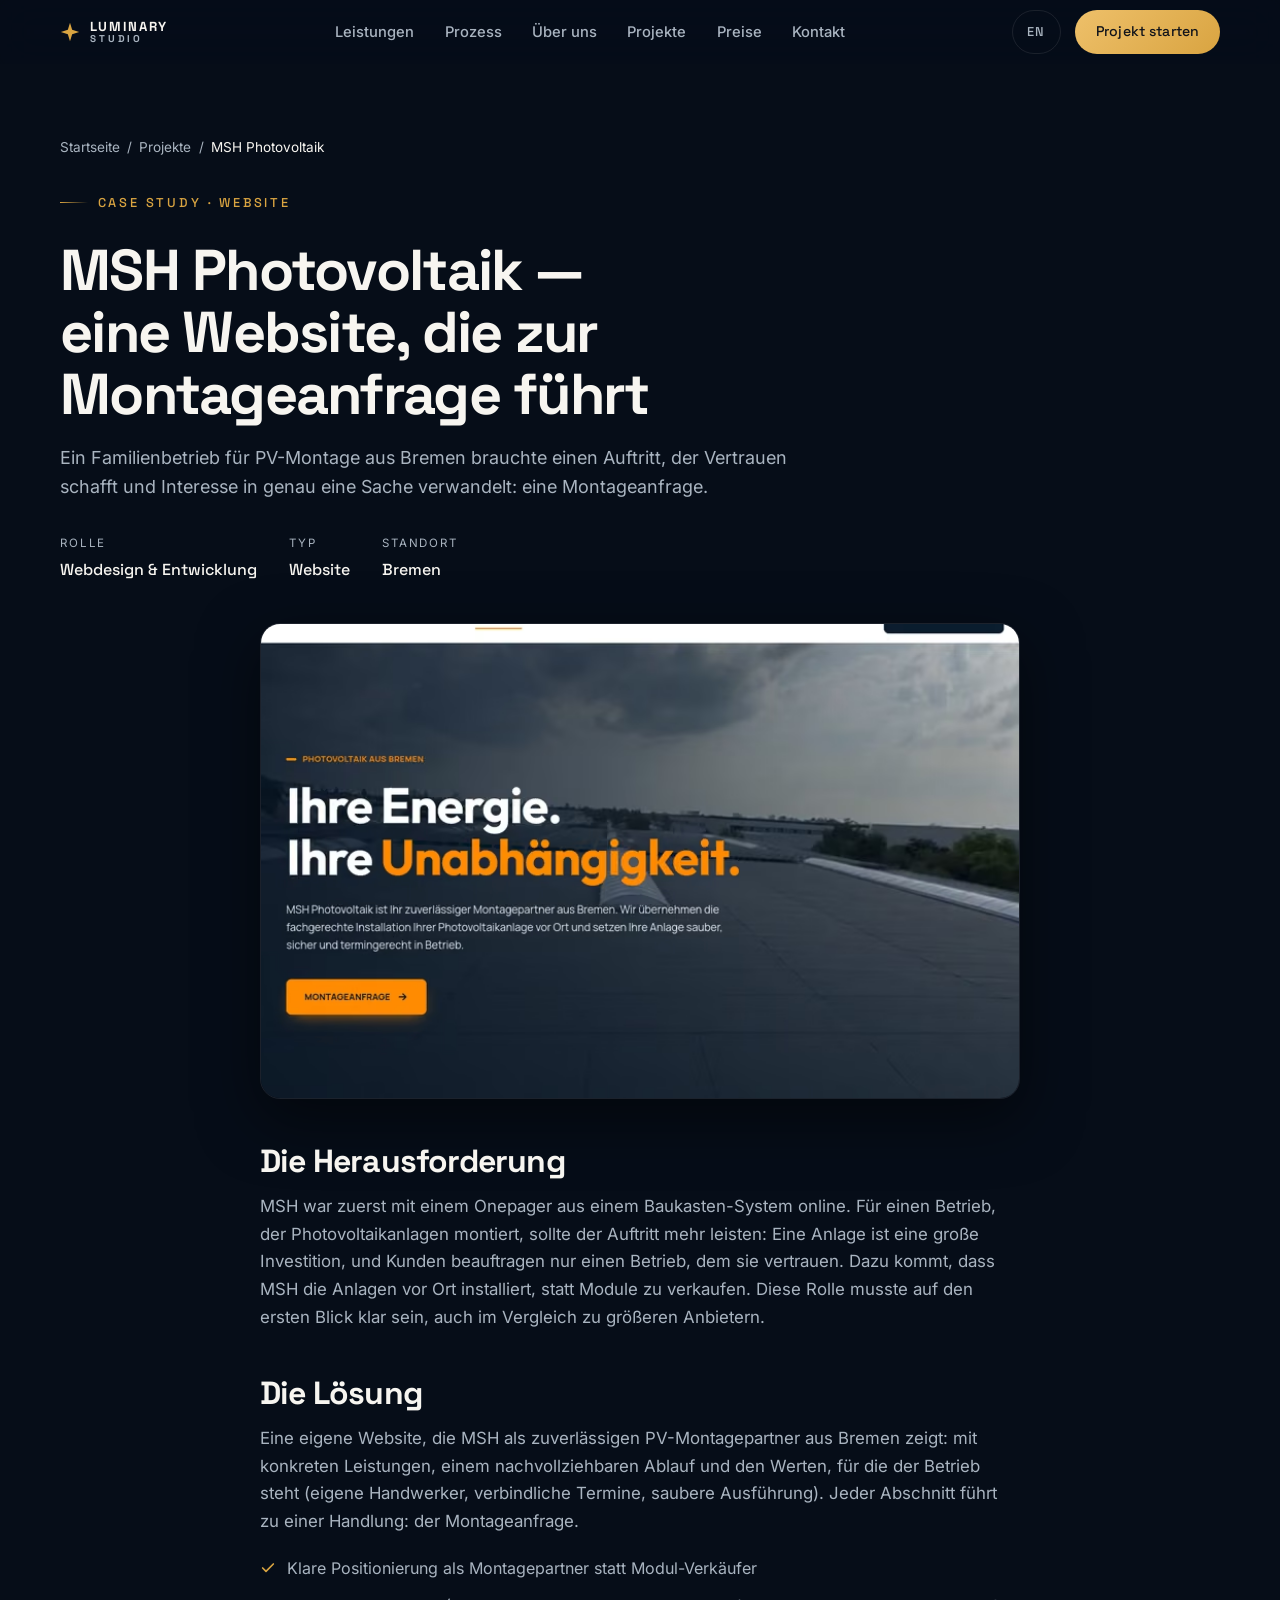
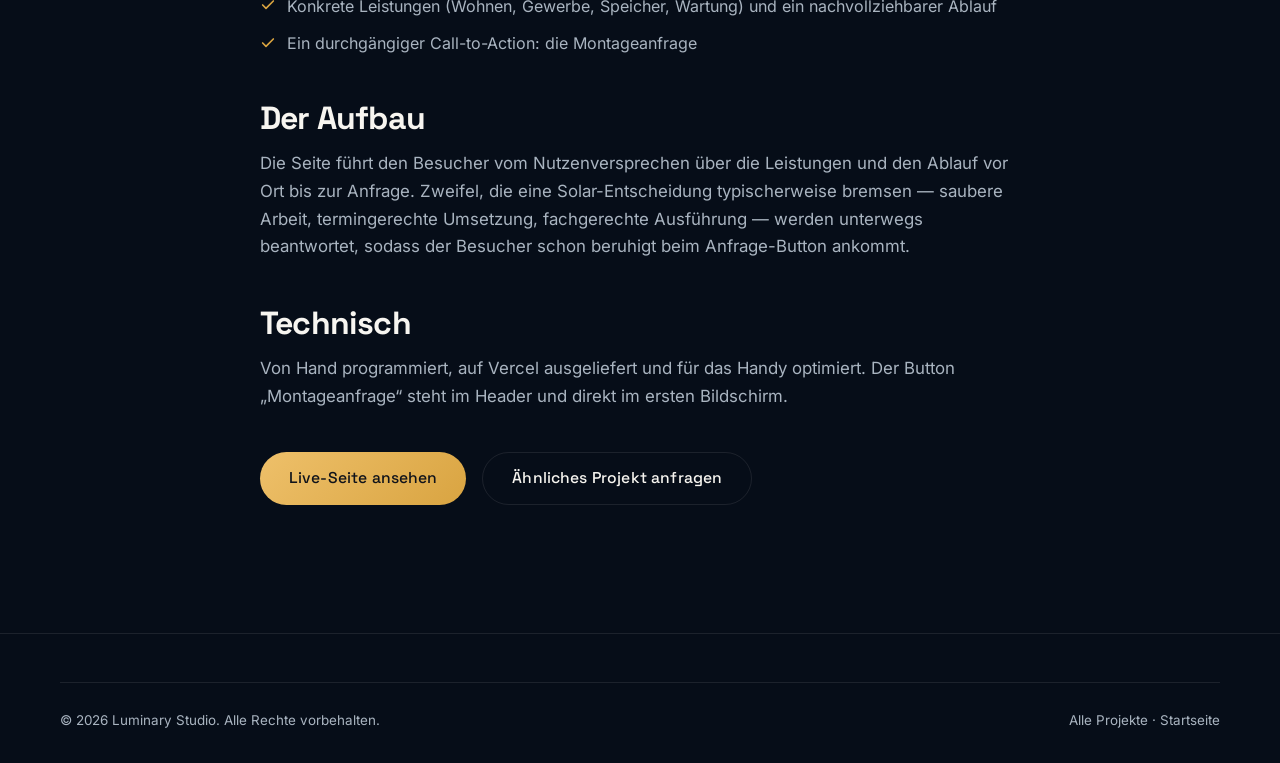
<file: projekte/msh-photovoltaik.html>
<!DOCTYPE html>
<html lang="de">
<head>
  <meta charset="UTF-8">
  <meta name="viewport" content="width=device-width, initial-scale=1.0">
  <title>MSH Photovoltaik — Website (Case Study) | Luminary Studio</title>
  <meta name="description" content="Case Study: Relaunch für MSH Photovoltaik, einen Familienbetrieb für PV-Montage in Bremen. Vom Baukasten-Onepager zur eigenen Website mit einem klaren Ziel: der Montageanfrage.">
  <meta name="theme-color" content="#060D18">
  <link rel="canonical" href="https://www.luminary-studio.at/projekte/msh-photovoltaik.html">
  <link rel="icon" type="image/svg+xml" href="/assets/logo/favicon.svg">
  <link rel="apple-touch-icon" href="/assets/logo/apple-touch-icon.png">
  <meta property="og:type" content="article">
  <meta property="og:title" content="MSH Photovoltaik — Website (Case Study)">
  <meta property="og:description" content="Eine Website für einen PV-Montagebetrieb aus Bremen — Vertrauen aufbauen und zur Montageanfrage führen. Von Luminary Studio.">
  <meta property="og:url" content="https://www.luminary-studio.at/projekte/msh-photovoltaik.html">
  <meta property="og:image" content="https://www.luminary-studio.at/assets/projects/msh.webp">
  <link rel="preload" href="/assets/fonts/SpaceGrotesk-700.woff2" as="font" type="font/woff2" crossorigin>
  <link rel="preload" href="/assets/fonts/Inter-400.woff2" as="font" type="font/woff2" crossorigin>
  <link rel="stylesheet" href="/css/style.css">
  <noscript><style>.reveal{opacity:1;transform:none}</style></noscript>
  <script type="application/ld+json">
  {
    "@context": "https://schema.org",
    "@type": "BreadcrumbList",
    "itemListElement": [
      { "@type": "ListItem", "position": 1, "name": "Startseite", "item": "https://www.luminary-studio.at/" },
      { "@type": "ListItem", "position": 2, "name": "Projekte", "item": "https://www.luminary-studio.at/projekte.html" },
      { "@type": "ListItem", "position": 3, "name": "MSH Photovoltaik", "item": "https://www.luminary-studio.at/projekte/msh-photovoltaik.html" }
    ]
  }
  </script>
</head>
<body>

  <div class="scroll-progress" id="scroll-progress" aria-hidden="true"></div>

  <header class="site-header" id="site-header">
    <div class="container header-inner">
      <a href="/" class="logo" aria-label="Luminary Studio — Startseite">
        <svg width="20" height="20" viewBox="0 0 24 24" fill="#D9A441" xmlns="http://www.w3.org/2000/svg" aria-hidden="true">
          <path d="M12 1 L14.6 9.4 L23 12 L14.6 14.6 L12 23 L9.4 14.6 L1 12 L9.4 9.4 Z"/>
        </svg>
        <span class="wordmark"><span>Luminary</span><span class="line2">Studio</span></span>
      </a>

      <nav class="main-nav" id="main-nav" aria-label="Hauptnavigation">
        <a href="/index.html#leistungen" data-en="Services">Leistungen</a>
        <a href="/index.html#prozess" data-en="Process">Prozess</a>
        <a href="/index.html#ueber-uns" data-en="About">Über uns</a>
        <a href="/projekte.html" data-en="Work">Projekte</a>
        <a href="/index.html#preise" data-en="Pricing">Preise</a>
        <a href="/index.html#kontakt" data-en="Contact">Kontakt</a>
      </nav>

      <div class="header-actions">
        <button class="lang-toggle" id="lang-toggle" aria-label="Switch to English">EN</button>
        <a href="/index.html#kontakt" class="btn btn-gold header-cta" data-en="Start a project">Projekt starten</a>
        <button class="nav-burger" id="nav-burger" aria-label="Menü öffnen" aria-expanded="false" aria-controls="main-nav">
          <span></span><span></span><span></span>
        </button>
      </div>
    </div>
  </header>

  <main class="subpage">
    <div class="container">
      <nav class="breadcrumb reveal" aria-label="Brotkrümel">
        <a href="/" data-en="Home">Startseite</a><span aria-hidden="true">/</span>
        <a href="/projekte.html" data-en="Work">Projekte</a><span aria-hidden="true">/</span>
        <span aria-current="page">MSH Photovoltaik</span>
      </nav>

      <div class="subpage-head reveal">
        <p class="kicker">Case Study · Website</p>
        <h1 data-en="MSH Photovoltaik — a website that leads to the installation request">MSH Photovoltaik — eine Website, die zur Montageanfrage führt</h1>
        <p class="lead" data-en="A family-run PV installation business from Bremen needed a web presence that builds trust and turns interest into one thing: an installation request.">Ein Familienbetrieb für PV-Montage aus Bremen brauchte einen Auftritt, der Vertrauen schafft und Interesse in genau eine Sache verwandelt: eine Montageanfrage.</p>

        <dl class="case-meta">
          <div>
            <dt data-en="Role">Rolle</dt>
            <dd data-en="Web design &amp; development">Webdesign &amp; Entwicklung</dd>
          </div>
          <div>
            <dt data-en="Type">Typ</dt>
            <dd>Website</dd>
          </div>
          <div>
            <dt data-en="Location">Standort</dt>
            <dd>Bremen</dd>
          </div>
        </dl>
      </div>

      <figure class="case-figure reveal">
        <picture>
          <source srcset="/assets/projects/msh.avif" type="image/avif">
          <source srcset="/assets/projects/msh.webp" type="image/webp">
          <img src="/assets/projects/msh.webp" alt="Website von MSH Photovoltaik mit Hero „Ihre Energie. Ihre Unabhängigkeit.“ und Montageanfrage-Button" width="736" height="460" loading="lazy">
        </picture>
      </figure>

      <div class="case-body">
        <h2 class="reveal" data-en="The challenge">Die Herausforderung</h2>
        <p class="reveal" data-en="MSH was first online with a one-page site built in a page builder. For a business that installs solar systems, the presence needed to do more: a solar system is a major investment, and customers only hire a business they trust. On top of that, MSH installs systems on site rather than selling panels. That role had to be clear at first glance, including next to larger providers.">MSH war zuerst mit einem Onepager aus einem Baukasten-System online. Für einen Betrieb, der Photovoltaikanlagen montiert, sollte der Auftritt mehr leisten: Eine Anlage ist eine große Investition, und Kunden beauftragen nur einen Betrieb, dem sie vertrauen. Dazu kommt, dass MSH die Anlagen vor Ort installiert, statt Module zu verkaufen. Diese Rolle musste auf den ersten Blick klar sein, auch im Vergleich zu größeren Anbietern.</p>

        <h2 class="reveal" data-en="The solution">Die Lösung</h2>
        <p class="reveal" data-en="A dedicated website that presents MSH as a reliable PV installation partner from Bremen: with concrete services, a clear process and the values the business stands for (its own tradespeople, binding appointments, clean execution). Every section leads to one action: the installation request.">Eine eigene Website, die MSH als zuverlässigen PV-Montagepartner aus Bremen zeigt: mit konkreten Leistungen, einem nachvollziehbaren Ablauf und den Werten, für die der Betrieb steht (eigene Handwerker, verbindliche Termine, saubere Ausführung). Jeder Abschnitt führt zu einer Handlung: der Montageanfrage.</p>
        <ul class="case-highlights reveal">
          <li><svg width="16" height="16" viewBox="0 0 24 24" fill="none" stroke="currentColor" stroke-width="2.5" stroke-linecap="round" stroke-linejoin="round" aria-hidden="true"><path d="M20 6 9 17l-5-5"/></svg><span data-en="Clear positioning as a montage partner, not a panel reseller">Klare Positionierung als Montagepartner statt Modul-Verkäufer</span></li>
          <li><svg width="16" height="16" viewBox="0 0 24 24" fill="none" stroke="currentColor" stroke-width="2.5" stroke-linecap="round" stroke-linejoin="round" aria-hidden="true"><path d="M20 6 9 17l-5-5"/></svg><span data-en="Concrete services (homes, commercial, storage, maintenance) and a clear process">Konkrete Leistungen (Wohnen, Gewerbe, Speicher, Wartung) und ein nachvollziehbarer Ablauf</span></li>
          <li><svg width="16" height="16" viewBox="0 0 24 24" fill="none" stroke="currentColor" stroke-width="2.5" stroke-linecap="round" stroke-linejoin="round" aria-hidden="true"><path d="M20 6 9 17l-5-5"/></svg><span data-en="One call to action throughout: the installation request">Ein durchgängiger Call-to-Action: die Montageanfrage</span></li>
        </ul>

        <h2 class="reveal" data-en="The approach">Der Aufbau</h2>
        <p class="reveal" data-en="The site guides the visitor from the value promise through services and the on-site process to the request. Doubts that typically stall a solar decision — clean work, on-time delivery, proper execution — are answered along the way, so the visitor reaches the request button already reassured.">Die Seite führt den Besucher vom Nutzenversprechen über die Leistungen und den Ablauf vor Ort bis zur Anfrage. Zweifel, die eine Solar-Entscheidung typischerweise bremsen — saubere Arbeit, termingerechte Umsetzung, fachgerechte Ausführung — werden unterwegs beantwortet, sodass der Besucher schon beruhigt beim Anfrage-Button ankommt.</p>

        <h2 class="reveal" data-en="Technically">Technisch</h2>
        <p class="reveal" data-en="Hand-coded, deployed on Vercel and optimised for phones. The “Montageanfrage” button sits in the header and directly in the first screen.">Von Hand programmiert, auf Vercel ausgeliefert und für das Handy optimiert. Der Button „Montageanfrage“ steht im Header und direkt im ersten Bildschirm.</p>

        <div class="case-cta reveal">
          <a href="https://msh-photovoltaik.vercel.app/" class="btn btn-gold" target="_blank" rel="noopener noreferrer" data-en="View the live site">Live-Seite ansehen</a>
          <a href="/index.html#kontakt" class="btn btn-ghost" data-en="Request a similar project">Ähnliches Projekt anfragen</a>
        </div>
      </div>
    </div>
  </main>

  <footer class="site-footer">
    <div class="container">
      <div class="footer-bottom">
        <span data-en="© 2026 Luminary Studio. All rights reserved.">© 2026 Luminary Studio. Alle Rechte vorbehalten.</span>
        <span><a href="/projekte.html" data-en="All projects">Alle Projekte</a> · <a href="/">Startseite</a></span>
      </div>
    </div>
  </footer>

  <script src="/js/main.js"></script>
</body>
</html>
</file>
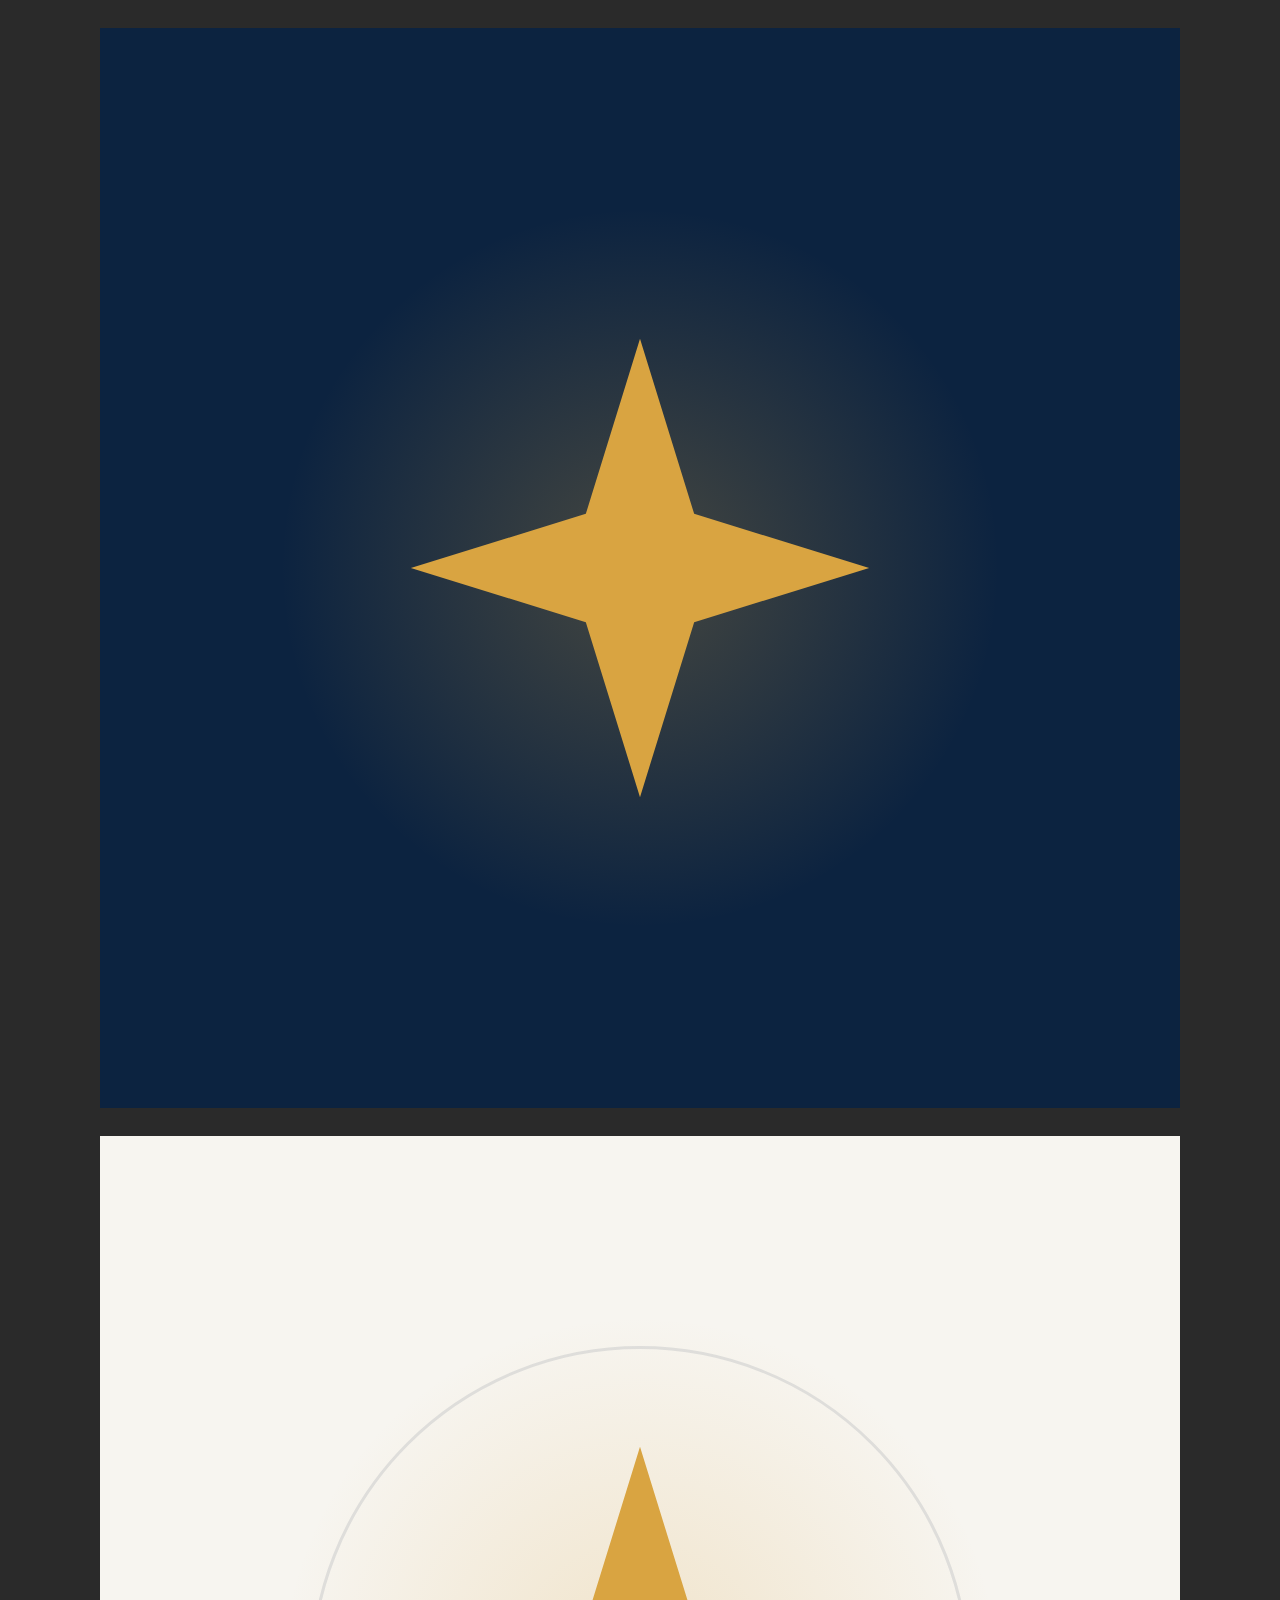
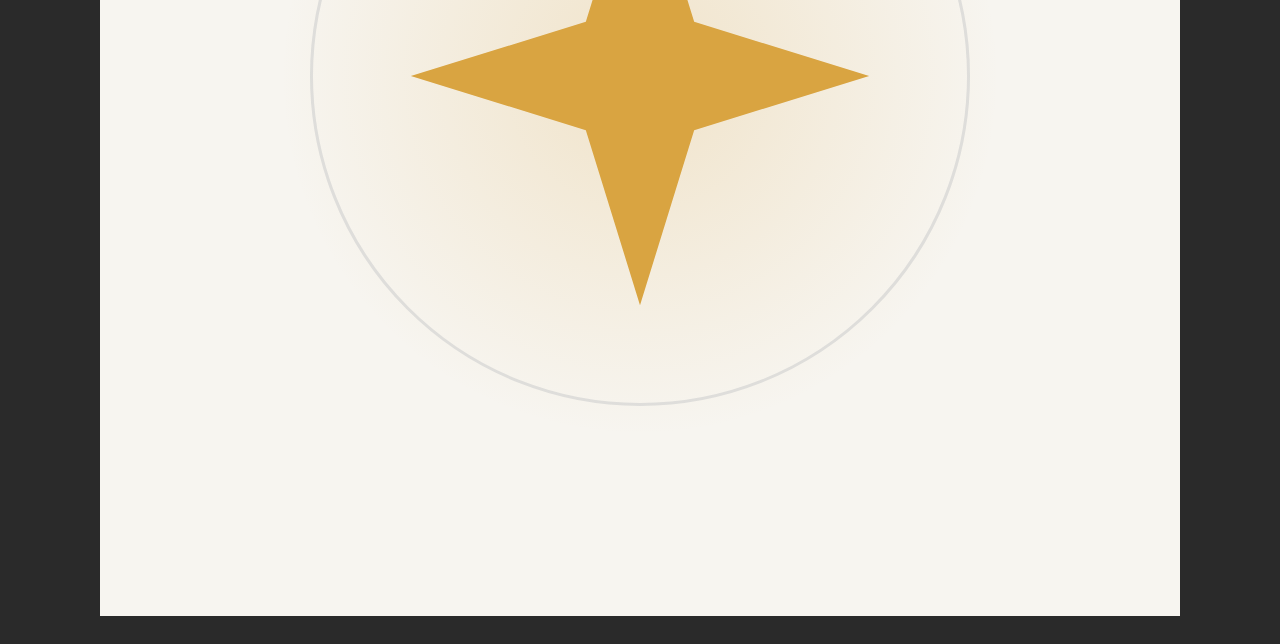
<file: assets/logo/profil.html>
<!DOCTYPE html>
<html lang="de">
<head>
<meta charset="UTF-8">
<title>Luminary Studio — Profilbild</title>
<style>
  * { margin: 0; padding: 0; box-sizing: border-box; }
  :root { --navy: #0C2340; --gold: #D9A441; --offwhite: #F7F5F0; }
  body { background: #2a2a2a; }
  .deck { display: flex; flex-direction: column; align-items: center; gap: 28px; padding: 28px; }
  body.render { background: #fff; }
  body.render .deck { gap: 0; padding: 0; align-items: flex-start; }

  .pfp {
    width: 1080px; height: 1080px; flex: none; position: relative; overflow: hidden;
    display: flex; align-items: center; justify-content: center;
  }
  .pfp.navy { background: var(--navy); }
  .pfp.light { background: var(--offwhite); }

  /* Gold glow behind the spark */
  .pfp::before {
    content: ""; position: absolute; width: 820px; height: 820px; border-radius: 50%;
    background: radial-gradient(circle, rgba(217,164,65,0.28) 0%, rgba(217,164,65,0) 62%);
  }
  .pfp.light::before { background: radial-gradient(circle, rgba(217,164,65,0.22) 0%, rgba(217,164,65,0) 62%); }

  .spark { position: relative; z-index: 2; width: 500px; height: 500px; color: var(--gold); }

  /* subtle ring on the light variant for definition */
  .pfp.light .ring {
    position: absolute; z-index: 1; width: 660px; height: 660px; border-radius: 50%;
    border: 3px solid rgba(12,35,64,0.10);
  }
</style>
</head>
<body>
  <div class="deck">

    <section class="pfp navy">
      <svg class="spark" viewBox="0 0 24 24" fill="currentColor" aria-hidden="true">
        <path d="M12 1 L14.6 9.4 L23 12 L14.6 14.6 L12 23 L9.4 14.6 L1 12 L9.4 9.4 Z"/>
      </svg>
    </section>

    <section class="pfp light">
      <span class="ring"></span>
      <svg class="spark" viewBox="0 0 24 24" fill="currentColor" aria-hidden="true">
        <path d="M12 1 L14.6 9.4 L23 12 L14.6 14.6 L12 23 L9.4 14.6 L1 12 L9.4 9.4 Z"/>
      </svg>
    </section>

  </div>
<script>
  (function () {
    var items = Array.prototype.slice.call(document.querySelectorAll('.pfp'));
    var s = new URLSearchParams(location.search).get('s');
    if (s) {
      document.body.classList.add('render');
      var idx = parseInt(s, 10) - 1;
      items.forEach(function (el, i) { el.style.display = (i === idx) ? 'flex' : 'none'; });
    }
  })();
</script>
</body>
</html>
</file>
<file: css/style.css>
/* ============================================================
   Luminary Studio v2 — "Lumen Noir"
   Dark navy stage, gold as the only light source.
   ============================================================ */

/* ---------- Fonts (local, DSGVO) ---------- */
@font-face {
  font-family: "Space Grotesk";
  src: url("../assets/fonts/SpaceGrotesk-500.woff2") format("woff2");
  font-weight: 500;
  font-style: normal;
  font-display: swap;
}
@font-face {
  font-family: "Space Grotesk";
  src: url("../assets/fonts/SpaceGrotesk-700.woff2") format("woff2");
  font-weight: 700;
  font-style: normal;
  font-display: swap;
}
@font-face {
  font-family: "Inter";
  src: url("../assets/fonts/Inter-400.woff2") format("woff2");
  font-weight: 400;
  font-style: normal;
  font-display: swap;
}
@font-face {
  font-family: "Inter";
  src: url("../assets/fonts/Inter-500.woff2") format("woff2");
  font-weight: 500;
  font-style: normal;
  font-display: swap;
}
@font-face {
  font-family: "Inter";
  src: url("../assets/fonts/Inter-600.woff2") format("woff2");
  font-weight: 600;
  font-style: normal;
  font-display: swap;
}

/* ---------- Tokens ---------- */
:root {
  --bg: #060d18;
  --bg-raised: #0a1626;
  --bg-card: #0d1b2e;
  --navy: #0c2340;
  --text: #f7f5f0;
  --text-muted: #a9b4c0;
  --text-faint: #77839200;
  --gold: #d9a441;
  --gold-bright: #eec06a;
  --gold-soft: rgba(217, 164, 65, 0.14);
  --border: rgba(247, 245, 240, 0.09);
  --border-gold: rgba(217, 164, 65, 0.35);

  --font-head: "Space Grotesk", system-ui, sans-serif;
  --font-body: "Inter", system-ui, sans-serif;

  --radius-s: 12px;
  --radius-m: 20px;
  --radius-pill: 999px;

  --space-section: clamp(5rem, 10vw, 8.5rem);
  --transition: 220ms cubic-bezier(0.4, 0, 0.2, 1);

  color-scheme: dark;
}

/* ---------- Reset & Base ---------- */
*,
*::before,
*::after {
  box-sizing: border-box;
  margin: 0;
  padding: 0;
}

html {
  scroll-behavior: smooth;
  scroll-padding-top: 80px;
}

body {
  font-family: var(--font-body);
  font-size: 1rem;
  line-height: 1.65;
  color: var(--text);
  background: var(--bg);
  -webkit-font-smoothing: antialiased;
  overflow-x: hidden;
}

::selection {
  background: var(--gold);
  color: #060d18;
}

img,
svg {
  max-width: 100%;
  display: block;
}

a {
  color: inherit;
  text-decoration: none;
}

button {
  font: inherit;
  background: none;
  border: none;
  cursor: pointer;
  color: inherit;
}

:focus-visible {
  outline: 2px solid var(--gold);
  outline-offset: 3px;
  border-radius: 4px;
}

h1,
h2,
h3,
h4 {
  font-family: var(--font-head);
  font-weight: 700;
  line-height: 1.08;
  letter-spacing: -0.025em;
  text-wrap: balance;
}

.container {
  width: min(1160px, 100% - 3rem);
  margin-inline: auto;
}

.section {
  padding-block: var(--space-section);
  position: relative;
}

.section-alt {
  background: var(--bg-raised);
}

/* Section heads */
.section-head {
  max-width: 640px;
  margin-bottom: clamp(2.5rem, 6vw, 4.5rem);
}

.kicker {
  display: inline-flex;
  align-items: center;
  gap: 0.6rem;
  font-family: var(--font-head);
  font-size: 0.8rem;
  font-weight: 500;
  letter-spacing: 0.22em;
  text-transform: uppercase;
  color: var(--gold);
  margin-bottom: 1.1rem;
}

.kicker::before {
  content: "";
  width: 28px;
  height: 1px;
  background: linear-gradient(90deg, var(--gold), transparent);
}

.section-head h2 {
  font-size: clamp(1.9rem, 4.2vw, 2.9rem);
  margin-bottom: 0.9rem;
}

.section-head p {
  color: var(--text-muted);
  font-size: 1.06rem;
}

/* ---------- Buttons ---------- */
.btn {
  display: inline-flex;
  align-items: center;
  justify-content: center;
  gap: 0.55rem;
  min-height: 48px;
  padding: 0.8rem 1.8rem;
  border-radius: var(--radius-pill);
  font-family: var(--font-head);
  font-size: 0.98rem;
  font-weight: 500;
  letter-spacing: 0.01em;
  transition: transform var(--transition), box-shadow var(--transition),
    background var(--transition), border-color var(--transition);
  cursor: pointer;
}

.btn-gold {
  background: linear-gradient(135deg, var(--gold-bright), var(--gold));
  color: #10131a;
  box-shadow: 0 0 0 rgba(217, 164, 65, 0);
}

.btn-gold:hover {
  transform: translateY(-2px);
  box-shadow: 0 8px 32px rgba(217, 164, 65, 0.35);
}

.btn-ghost {
  border: 1px solid var(--border);
  color: var(--text);
}

.btn-ghost:hover {
  border-color: var(--border-gold);
  box-shadow: 0 0 24px rgba(217, 164, 65, 0.12);
}

/* ---------- Header ---------- */
.site-header {
  position: fixed;
  inset: 0 0 auto 0;
  z-index: 100;
  height: 64px;
  background: rgba(6, 13, 24, 0.72);
  backdrop-filter: blur(18px) saturate(1.4);
  -webkit-backdrop-filter: blur(18px) saturate(1.4);
  border-bottom: 1px solid transparent;
  transition: border-color var(--transition), background var(--transition);
}

.site-header.scrolled {
  border-bottom-color: var(--border);
}

.header-inner {
  height: 64px;
  display: flex;
  align-items: center;
  justify-content: space-between;
  gap: 1.5rem;
}

.logo {
  display: inline-flex;
  align-items: center;
  gap: 0.6rem;
}

.wordmark {
  display: flex;
  flex-direction: column;
  font-family: var(--font-head);
  font-weight: 700;
  font-size: 0.82rem;
  line-height: 1.05;
  letter-spacing: 0.14em;
  text-transform: uppercase;
  color: var(--text);
}

.wordmark .line2 {
  color: var(--text-muted);
  letter-spacing: 0.3em;
  font-size: 0.62rem;
}

.main-nav {
  display: flex;
  align-items: center;
  gap: 1.9rem;
}

.main-nav a {
  font-size: 0.92rem;
  font-weight: 500;
  color: var(--text-muted);
  transition: color var(--transition);
  padding: 0.5rem 0;
}

.main-nav a:hover {
  color: var(--text);
}

.header-actions {
  display: flex;
  align-items: center;
  gap: 0.9rem;
}

.lang-toggle {
  min-width: 44px;
  min-height: 44px;
  display: inline-flex;
  align-items: center;
  justify-content: center;
  font-family: var(--font-head);
  font-size: 0.8rem;
  font-weight: 500;
  letter-spacing: 0.08em;
  color: var(--text-muted);
  border: 1px solid var(--border);
  border-radius: var(--radius-pill);
  padding: 0 0.9rem;
  transition: color var(--transition), border-color var(--transition);
}

.lang-toggle:hover {
  color: var(--gold);
  border-color: var(--border-gold);
}

.header-cta {
  min-height: 44px;
  padding: 0.55rem 1.3rem;
  font-size: 0.88rem;
}

/* Burger */
.nav-burger {
  display: none;
  width: 44px;
  height: 44px;
  flex-direction: column;
  align-items: center;
  justify-content: center;
  gap: 5px;
}

.nav-burger span {
  width: 20px;
  height: 2px;
  background: var(--text);
  border-radius: 2px;
  transition: transform var(--transition), opacity var(--transition);
}

.nav-burger[aria-expanded="true"] span:nth-child(1) {
  transform: translateY(7px) rotate(45deg);
}
.nav-burger[aria-expanded="true"] span:nth-child(2) {
  opacity: 0;
}
.nav-burger[aria-expanded="true"] span:nth-child(3) {
  transform: translateY(-7px) rotate(-45deg);
}

/* ---------- Hero ---------- */
.hero {
  min-height: 100svh;
  display: flex;
  align-items: center;
  text-align: center;
  position: relative;
  overflow: hidden;
  padding-block: 9rem 6rem;
}

/* Light cone + glow — the "light" of Lumen Noir */
.hero::before {
  content: "";
  position: absolute;
  inset: -20% -10% auto -10%;
  height: 90%;
  background:
    radial-gradient(ellipse 46% 42% at 50% 12%, rgba(217, 164, 65, 0.16), transparent 68%),
    radial-gradient(ellipse 70% 55% at 50% 0%, rgba(68, 96, 125, 0.22), transparent 70%);
  pointer-events: none;
}

/* Glow-Pool am unteren Ende der Hero — hier "landet" das Licht.
   Helligkeit folgt der Beam-Position (--beam-pos 0..1): unten = heller. */
.hero::after {
  content: "";
  position: absolute;
  left: 50%;
  bottom: 0;
  transform: translateX(-50%);
  width: min(640px, 85%);
  height: 190px;
  background: radial-gradient(ellipse 50% 100% at 50% 100%, rgba(217, 164, 65, 0.22), transparent 72%);
  pointer-events: none;
  z-index: 0;
  opacity: calc(0.4 + var(--beam-pos, 0) * 0.6);
  transition: opacity 240ms ease-out;
}

/* Vertikaler Lichtschacht + herabwandernder Lichtpunkt */
.hero-beam {
  position: absolute;
  top: 0;
  left: 50%;
  transform: translateX(-50%);
  width: 2px;
  height: 100%;
  background: linear-gradient(
    180deg,
    rgba(217, 164, 65, 0.32),
    rgba(217, 164, 65, 0.05) 55%,
    transparent 80%
  );
  box-shadow: 0 0 22px 1px rgba(217, 164, 65, 0.1);
  pointer-events: none;
  z-index: 0;
}

/* Herabwandernder Lichtpunkt — Position folgt dem Scroll (--beam-pos 0..1).
   Nach unten scrollen = Punkt wandert nach unten, nach oben = nach oben.
   Die Transition sorgt fürs sanfte Nachziehen. */
.hero-beam::after {
  content: "";
  position: absolute;
  left: 50%;
  top: 0;
  width: 5px;
  height: 30%;
  transform: translate(-50%, calc(-50% + (var(--beam-pos, 0) * 383%)));
  background: linear-gradient(180deg, transparent, var(--gold-bright) 50%, transparent);
  border-radius: 50%;
  will-change: transform;
  transition: transform 260ms cubic-bezier(0.22, 1, 0.36, 1);
}

.hero-inner {
  position: relative;
  z-index: 1;
  margin-inline: auto;
  max-width: 880px;
}

.hero-badge {
  display: inline-flex;
  align-items: center;
  gap: 0.5rem;
  font-size: 0.82rem;
  font-weight: 500;
  color: var(--text-muted);
  border: 1px solid var(--border);
  border-radius: var(--radius-pill);
  padding: 0.45rem 1.1rem;
  margin-bottom: 2rem;
  background: rgba(13, 27, 46, 0.5);
}

.hero-badge .dot {
  width: 7px;
  height: 7px;
  border-radius: 50%;
  background: var(--gold);
  box-shadow: 0 0 10px var(--gold);
}

.hero h1 {
  font-size: clamp(2.7rem, 7.5vw, 5.4rem);
  letter-spacing: -0.03em;
  margin-bottom: 1.6rem;
}

.glow-word {
  color: var(--gold);
  text-shadow: 0 0 34px rgba(217, 164, 65, 0.45);
}

.hero-sub {
  font-size: clamp(1.05rem, 2vw, 1.25rem);
  color: var(--text-muted);
  max-width: 560px;
  margin: 0 auto 2.6rem;
}

.hero-tagline {
  margin-top: 4.5rem;
  font-family: var(--font-head);
  font-size: 0.85rem;
  font-weight: 500;
  letter-spacing: 0.28em;
  text-transform: uppercase;
  color: var(--text-muted);
}

.hero-tagline em {
  font-style: normal;
  color: var(--gold);
}

/* ---------- Leistungen ---------- */
.services-grid {
  display: grid;
  grid-template-columns: repeat(auto-fit, minmax(280px, 1fr));
  gap: 1.2rem;
}

.service-card {
  background: var(--bg-card);
  border: 1px solid var(--border);
  border-radius: var(--radius-m);
  padding: 2rem 1.8rem;
  position: relative;
  overflow: hidden;
  transition: transform var(--transition), border-color var(--transition),
    box-shadow var(--transition);
}

/* gold light edge on hover */
.service-card::before {
  content: "";
  position: absolute;
  inset: 0 auto 0 0;
  width: 2px;
  background: linear-gradient(180deg, var(--gold), transparent 80%);
  opacity: 0;
  transition: opacity var(--transition);
}

.service-card:hover {
  transform: translateY(-4px);
  border-color: var(--border-gold);
  box-shadow: 0 12px 40px rgba(0, 0, 0, 0.45), 0 0 30px rgba(217, 164, 65, 0.07);
}

.service-card:hover::before {
  opacity: 1;
}

.service-icon {
  width: 46px;
  height: 46px;
  display: grid;
  place-items: center;
  border-radius: var(--radius-s);
  background: var(--gold-soft);
  color: var(--gold);
  margin-bottom: 1.3rem;
}

.service-card h3 {
  font-size: 1.15rem;
  margin-bottom: 0.55rem;
}

.service-card p {
  font-size: 0.95rem;
  color: var(--text-muted);
}

/* ---------- Prozess (Licht-Timeline) ---------- */
.process-grid {
  display: grid;
  grid-template-columns: repeat(auto-fit, minmax(230px, 1fr));
  gap: 2.2rem 1.5rem;
  position: relative;
}

.process-step {
  position: relative;
  padding-top: 1.9rem;
}

/* the light line */
.process-step::before {
  content: "";
  position: absolute;
  top: 0;
  left: 0;
  right: -1.5rem;
  height: 1px;
  background: linear-gradient(90deg, var(--border-gold), var(--border));
}

.process-step:last-child::before {
  right: 0;
  background: linear-gradient(90deg, var(--border-gold), transparent);
}

/* glowing node */
.process-step::after {
  content: "";
  position: absolute;
  top: -4px;
  left: 0;
  width: 9px;
  height: 9px;
  border-radius: 50%;
  background: var(--gold);
  box-shadow: 0 0 14px rgba(217, 164, 65, 0.8);
}

.process-num {
  font-family: var(--font-head);
  font-size: 0.85rem;
  font-weight: 700;
  letter-spacing: 0.18em;
  color: var(--gold);
  display: block;
  margin-bottom: 0.6rem;
}

.process-step h3 {
  font-size: 1.2rem;
  margin-bottom: 0.5rem;
}

.process-step p {
  font-size: 0.94rem;
  color: var(--text-muted);
}

/* ---------- Über uns ---------- */
.about-section {
  position: relative;
  overflow: hidden;
}

.about-section::before {
  content: "";
  position: absolute;
  top: -10%;
  left: -8%;
  width: 46%;
  height: 80%;
  background: radial-gradient(ellipse at center, rgba(217, 164, 65, 0.07), transparent 70%);
  pointer-events: none;
}

.about-wrap {
  position: relative;
  z-index: 1;
  display: grid;
  grid-template-columns: 0.85fr 1.15fr;
  gap: clamp(2rem, 5vw, 4rem);
  align-items: center;
}

.about-photo {
  position: relative;
  border-radius: var(--radius-m);
  overflow: hidden;
  border: 1px solid var(--border-gold);
  box-shadow: 0 20px 60px rgba(0, 0, 0, 0.5), 0 0 40px rgba(217, 164, 65, 0.08);
  aspect-ratio: 4 / 5;
}

.about-photo img {
  width: 100%;
  height: 100%;
  object-fit: cover;
  object-position: center;
}

.about-photo::after {
  content: "";
  position: absolute;
  inset: 0 auto 0 0;
  width: 2px;
  background: linear-gradient(180deg, var(--gold), transparent 75%);
  pointer-events: none;
}

.about-text h2 {
  font-size: clamp(1.9rem, 4vw, 2.7rem);
  margin: 0.6rem 0 1.2rem;
}

.about-text > p {
  color: var(--text-muted);
  font-size: 1.05rem;
  margin-bottom: 1.9rem;
}

.about-founder {
  border-left: 2px solid var(--border-gold);
  padding: 0.2rem 0 0.2rem 1.4rem;
  margin: 0 0 2rem;
}

.about-founder blockquote {
  font-family: var(--font-head);
  font-size: 1.1rem;
  font-weight: 500;
  line-height: 1.5;
  letter-spacing: -0.01em;
  color: var(--text);
  margin-bottom: 1rem;
}

.about-founder figcaption {
  display: flex;
  flex-direction: column;
  gap: 0.1rem;
}

.about-sign-name {
  font-family: var(--font-head);
  font-weight: 700;
  color: var(--gold);
}

.about-sign-role {
  font-size: 0.88rem;
  color: var(--text-muted);
}

@media (max-width: 760px) {
  .about-wrap {
    grid-template-columns: 1fr;
  }

  .about-photo {
    max-width: 320px;
  }
}

/* ---------- Projekte ---------- */
.filter-bar {
  display: flex;
  flex-wrap: wrap;
  gap: 0.6rem;
  margin-bottom: 2.4rem;
}

.filter-btn {
  min-height: 44px;
  padding: 0.5rem 1.3rem;
  border-radius: var(--radius-pill);
  border: 1px solid var(--border);
  font-size: 0.9rem;
  font-weight: 500;
  color: var(--text-muted);
  transition: color var(--transition), border-color var(--transition),
    background var(--transition);
}

.filter-btn:hover {
  color: var(--text);
  border-color: var(--border-gold);
}

.filter-btn[aria-pressed="true"] {
  background: var(--gold-soft);
  border-color: var(--border-gold);
  color: var(--gold);
}

.projects-grid {
  display: grid;
  grid-template-columns: repeat(auto-fill, minmax(300px, 1fr));
  gap: 1.4rem;
}

.project-card {
  border-radius: var(--radius-m);
  overflow: hidden;
  background: var(--bg-card);
  border: 1px solid var(--border);
  transition: transform var(--transition), border-color var(--transition),
    box-shadow var(--transition);
}

.project-card:hover {
  transform: translateY(-4px);
  border-color: var(--border-gold);
  box-shadow: 0 14px 44px rgba(0, 0, 0, 0.5);
}

.project-card.hidden {
  display: none;
}

.project-thumb {
  aspect-ratio: 16 / 10;
  overflow: hidden;
  border-bottom: 1px solid var(--border);
}

.project-thumb svg,
.project-thumb img {
  width: 100%;
  height: 100%;
  object-fit: cover;
  transition: transform 400ms cubic-bezier(0.4, 0, 0.2, 1);
}

.project-card:hover .project-thumb svg,
.project-card:hover .project-thumb img {
  transform: scale(1.04);
}

/* Klickbare Referenz-Karten */
a.project-card {
  cursor: pointer;
}

.project-meta h3 {
  display: inline-flex;
  align-items: center;
  gap: 0.4rem;
}

.project-ext {
  color: var(--text-muted);
  transition: color var(--transition), transform var(--transition);
}

.project-card:hover .project-ext {
  color: var(--gold);
  transform: translate(2px, -2px);
}

.project-meta {
  padding: 1.2rem 1.4rem 1.4rem;
}

.project-meta .cat {
  font-size: 0.78rem;
  font-weight: 500;
  letter-spacing: 0.14em;
  text-transform: uppercase;
  color: var(--gold);
}

.project-meta h3 {
  font-size: 1.12rem;
  margin-top: 0.35rem;
}

/* ---------- Kundenstimmen ---------- */
.quotes-grid {
  display: grid;
  grid-template-columns: repeat(auto-fit, minmax(300px, 1fr));
  gap: 1.4rem;
}

.quote-card {
  background: var(--bg-card);
  border: 1px solid var(--border);
  border-radius: var(--radius-m);
  padding: 2.1rem 1.9rem;
  display: flex;
  flex-direction: column;
  gap: 1.4rem;
}

.quote-mark {
  color: var(--gold);
  font-family: var(--font-head);
  font-size: 2.6rem;
  font-weight: 700;
  line-height: 0.6;
}

.quote-card blockquote {
  font-family: var(--font-head);
  font-size: 1.08rem;
  font-weight: 500;
  line-height: 1.5;
  letter-spacing: -0.01em;
}

.quote-card figcaption {
  font-size: 0.88rem;
  color: var(--text-muted);
  margin-top: auto;
}

.quote-card figcaption strong {
  display: block;
  color: var(--text);
  font-weight: 600;
}

/* ---------- Preise ---------- */
.pricing-grid {
  display: grid;
  grid-template-columns: repeat(auto-fit, minmax(280px, 1fr));
  gap: 1.4rem;
  align-items: stretch;
}

.price-card {
  background: var(--bg-card);
  border: 1px solid var(--border);
  border-radius: var(--radius-m);
  padding: 2.3rem 2rem;
  display: flex;
  flex-direction: column;
  position: relative;
  transition: transform var(--transition), box-shadow var(--transition);
}

.price-card:hover {
  transform: translateY(-4px);
  box-shadow: 0 14px 44px rgba(0, 0, 0, 0.5);
}

.price-card.featured {
  border-color: var(--border-gold);
  box-shadow: 0 0 44px rgba(217, 164, 65, 0.1);
}

.price-badge {
  position: absolute;
  top: -13px;
  left: 50%;
  transform: translateX(-50%);
  background: linear-gradient(135deg, var(--gold-bright), var(--gold));
  color: #10131a;
  font-family: var(--font-head);
  font-size: 0.72rem;
  font-weight: 700;
  letter-spacing: 0.14em;
  text-transform: uppercase;
  padding: 0.3rem 1rem;
  border-radius: var(--radius-pill);
  white-space: nowrap;
}

.price-card h3 {
  font-size: 1.15rem;
  margin-bottom: 0.3rem;
}

.price-tag {
  font-family: var(--font-head);
  font-size: 2.3rem;
  font-weight: 700;
  letter-spacing: -0.02em;
  margin-bottom: 0.2rem;
}

.price-from {
  font-size: 0.9rem;
  font-weight: 500;
  color: var(--text-muted);
  letter-spacing: 0;
}

.price-note {
  font-size: 0.85rem;
  color: var(--text-muted);
  margin-bottom: 1.6rem;
}

.price-features {
  list-style: none;
  display: flex;
  flex-direction: column;
  gap: 0.65rem;
  font-size: 0.94rem;
  color: var(--text-muted);
  margin-bottom: 2rem;
}

.price-features li {
  display: flex;
  gap: 0.6rem;
  align-items: flex-start;
}

.price-features svg {
  flex: none;
  margin-top: 0.25rem;
  color: var(--gold);
}

.pricing-cta {
  text-align: center;
  margin-top: 3rem;
}

/* Referenz-Aktion (−50 %) */
.offer-banner {
  display: grid;
  grid-template-columns: 1fr auto;
  gap: 1.2rem 2.5rem;
  align-items: center;
  background: var(--bg-card);
  border: 1px solid var(--border-gold);
  border-radius: var(--radius-m);
  padding: 2rem 2.2rem;
  margin-bottom: 2.6rem;
  box-shadow: 0 0 44px rgba(217, 164, 65, 0.08);
  position: relative;
  overflow: hidden;
}

/* feine Lichtkante oben */
.offer-banner::before {
  content: "";
  position: absolute;
  top: 0;
  left: 8%;
  right: 8%;
  height: 1px;
  background: linear-gradient(90deg, transparent, var(--gold-bright), transparent);
}

.offer-kicker {
  font-family: var(--font-head);
  font-size: 0.75rem;
  font-weight: 700;
  letter-spacing: 0.16em;
  text-transform: uppercase;
  color: var(--gold);
  margin-bottom: 0.4rem;
}

.offer-title {
  font-family: var(--font-head);
  font-size: clamp(1.4rem, 3vw, 1.9rem);
  font-weight: 700;
  letter-spacing: -0.02em;
  color: var(--text);
  margin-bottom: 0.5rem;
}

.offer-desc {
  color: var(--text-muted);
  font-size: 0.95rem;
  max-width: 60ch;
}

.offer-slots {
  text-align: center;
}

.slot-dots {
  display: flex;
  justify-content: center;
  gap: 0.55rem;
  margin-bottom: 0.55rem;
}

.slot {
  width: 14px;
  height: 14px;
  border-radius: 50%;
  background: var(--gold);
  box-shadow: 0 0 12px rgba(238, 192, 106, 0.6);
}

.slot.taken {
  background: transparent;
  border: 1.5px solid var(--border);
  box-shadow: none;
}

.offer-slots p {
  font-family: var(--font-head);
  font-weight: 500;
  font-size: 0.85rem;
  color: var(--text);
  white-space: nowrap;
}

.offer-fine {
  grid-column: 1 / -1;
  font-size: 0.78rem;
  color: var(--text-muted);
  opacity: 0.8;
}

.price-old {
  font-size: 0.9rem;
  color: var(--text-muted);
  display: flex;
  align-items: center;
  gap: 0.55rem;
  margin-top: 0.2rem;
}

.price-old del {
  text-decoration-thickness: 1.5px;
}

.price-save {
  font-family: var(--font-head);
  font-size: 0.7rem;
  font-weight: 700;
  letter-spacing: 0.08em;
  color: var(--gold);
  border: 1px solid var(--border-gold);
  border-radius: var(--radius-pill);
  padding: 0.15rem 0.55rem;
}

.sr-only {
  position: absolute;
  width: 1px;
  height: 1px;
  padding: 0;
  margin: -1px;
  overflow: hidden;
  clip: rect(0, 0, 0, 0);
  white-space: nowrap;
  border: 0;
}

@media (max-width: 640px) {
  .offer-banner {
    grid-template-columns: 1fr;
    padding: 1.6rem 1.4rem;
  }

  .offer-slots {
    text-align: left;
  }

  .slot-dots {
    justify-content: flex-start;
  }
}

/* ---------- FAQ ---------- */
.faq-list {
  max-width: 760px;
  display: flex;
  flex-direction: column;
  gap: 0.8rem;
}

.faq-item {
  background: var(--bg-card);
  border: 1px solid var(--border);
  border-radius: var(--radius-s);
  overflow: hidden;
  transition: border-color var(--transition);
}

.faq-item[open] {
  border-color: var(--border-gold);
}

.faq-item summary {
  list-style: none;
  cursor: pointer;
  display: flex;
  align-items: center;
  justify-content: space-between;
  gap: 1rem;
  padding: 1.15rem 1.4rem;
  font-family: var(--font-head);
  font-weight: 500;
  font-size: 1.02rem;
  min-height: 44px;
}

.faq-item summary::-webkit-details-marker {
  display: none;
}

.faq-item summary::after {
  content: "+";
  font-size: 1.4rem;
  color: var(--gold);
  line-height: 1;
  transition: transform var(--transition);
  flex: none;
}

.faq-item[open] summary::after {
  transform: rotate(45deg);
}

.faq-item .faq-body {
  padding: 0 1.4rem 1.3rem;
  color: var(--text-muted);
  font-size: 0.96rem;
}

/* ---------- Kontakt ---------- */
.contact-section {
  position: relative;
  overflow: hidden;
}

.contact-section::before {
  content: "";
  position: absolute;
  inset: auto -20% -50% -20%;
  height: 90%;
  background: radial-gradient(ellipse 50% 50% at 50% 100%, rgba(217, 164, 65, 0.1), transparent 70%);
  pointer-events: none;
}

.contact-wrap {
  position: relative;
  z-index: 1;
  display: grid;
  grid-template-columns: 1fr 1.2fr;
  gap: 3.5rem;
  align-items: start;
}

.contact-info h2 {
  font-size: clamp(1.9rem, 4vw, 2.7rem);
  margin-bottom: 1rem;
}

.contact-info p {
  color: var(--text-muted);
  margin-bottom: 1.8rem;
  max-width: 400px;
}

.contact-lines {
  display: flex;
  flex-direction: column;
  gap: 0.7rem;
  font-size: 0.96rem;
}

.contact-lines a {
  display: inline-flex;
  align-items: center;
  gap: 0.7rem;
  color: var(--text-muted);
  transition: color var(--transition);
  min-height: 44px;
}

.contact-lines a:hover {
  color: var(--gold);
}

.contact-lines svg {
  color: var(--gold);
  flex: none;
}

.contact-form {
  background: var(--bg-card);
  border: 1px solid var(--border);
  border-radius: var(--radius-m);
  padding: 2.2rem 2rem;
  display: flex;
  flex-direction: column;
  gap: 1.15rem;
}

.form-field {
  display: flex;
  flex-direction: column;
  gap: 0.4rem;
}

.form-field label {
  font-size: 0.88rem;
  font-weight: 500;
}

.form-field input,
.form-field textarea {
  font: inherit;
  color: var(--text);
  background: var(--bg-raised);
  border: 1px solid var(--border);
  border-radius: var(--radius-s);
  padding: 0.8rem 1rem;
  min-height: 48px;
  transition: border-color var(--transition), box-shadow var(--transition);
}

.form-field textarea {
  resize: vertical;
  min-height: 130px;
}

.form-field input:focus,
.form-field textarea:focus {
  outline: none;
  border-color: var(--border-gold);
  box-shadow: 0 0 0 3px rgba(217, 164, 65, 0.15);
}

.form-consent {
  display: flex;
  gap: 0.7rem;
  align-items: flex-start;
  font-size: 0.84rem;
  color: var(--text-muted);
}

.form-consent input {
  margin-top: 0.25rem;
  width: 17px;
  height: 17px;
  accent-color: var(--gold);
  flex: none;
}

.form-consent a {
  color: var(--gold);
  text-decoration: underline;
}

.form-status {
  font-size: 0.92rem;
  min-height: 1.4em;
}

.form-status.ok {
  color: #8fd694;
}

.form-status.err {
  color: #ff9f8a;
}

.hp-field {
  position: absolute !important;
  left: -9999px;
  width: 1px;
  height: 1px;
  overflow: hidden;
}

/* ---------- Anfrage-Funnel (mehrstufiges Kontaktformular) ----------
   Ohne JS: alle Schritte untereinander. Mit JS (.funnel-ready): ein Schritt pro Ansicht. */
.funnel-step {
  border: 0;
  margin: 0;
  padding: 0;
  min-width: 0;
  display: flex;
  flex-direction: column;
  gap: 1rem;
}

.funnel-step + .funnel-step {
  padding-top: 1.6rem;
  border-top: 1px solid var(--border);
}

.funnel-title {
  font-family: var(--font-head);
  font-size: 1.25rem;
  font-weight: 700;
  letter-spacing: -0.02em;
  padding: 0;
  margin-bottom: 0.2rem;
  outline: none;
}

.funnel-hint {
  font-size: 0.86rem;
  color: var(--text-muted);
  margin-top: -0.4rem;
}

.funnel-sub {
  font-size: 0.78rem;
  font-weight: 600;
  letter-spacing: 0.12em;
  text-transform: uppercase;
  color: var(--text-muted);
  margin-top: 0.3rem;
}

.choice-grid {
  display: grid;
  grid-template-columns: repeat(auto-fill, minmax(128px, 1fr));
  gap: 0.6rem;
}

.choice-grid--2 {
  grid-template-columns: repeat(2, 1fr);
}

.choice {
  position: relative;
  display: block;
  cursor: pointer;
}

/* Radio bleibt fokussier- und lesbar, aber unsichtbar */
.choice input {
  position: absolute;
  opacity: 0;
  width: 1px;
  height: 1px;
  pointer-events: none;
}

.choice-box {
  display: flex;
  align-items: center;
  gap: 0.65rem;
  min-height: 50px;
  height: 100%;
  padding: 0.75rem 1rem;
  background: var(--bg-raised);
  border: 1px solid var(--border);
  border-radius: var(--radius-s);
  font-size: 0.93rem;
  font-weight: 500;
  line-height: 1.3;
  color: var(--text);
  transition: border-color var(--transition), background-color var(--transition), transform var(--transition);
}

.choice-box svg {
  flex: none;
  color: var(--gold);
}

.choice-grid--icons .choice-box {
  flex-direction: column;
  align-items: flex-start;
  min-height: 92px;
}

.choice:hover .choice-box {
  border-color: var(--border-gold);
  transform: translateY(-2px);
}

.choice input:checked + .choice-box {
  border-color: var(--gold);
  background: rgba(217, 164, 65, 0.08);
  box-shadow: inset 0 0 0 1px var(--gold);
}

.choice input:focus-visible + .choice-box {
  outline: 2px solid var(--gold);
  outline-offset: 3px;
}

.funnel-nav {
  display: flex;
  align-items: center;
  justify-content: space-between;
  gap: 1rem;
  margin-top: 0.4rem;
}

.funnel-back {
  display: none;
  align-items: center;
  gap: 0.45rem;
  min-height: 44px;
  padding: 0 0.2rem;
  font-size: 0.9rem;
  color: var(--text-muted);
  transition: color var(--transition);
}

.funnel-back:hover {
  color: var(--text);
}

.funnel-next {
  display: none;
  margin-left: auto;
}

.funnel-next:disabled {
  opacity: 0.45;
  cursor: not-allowed;
}

.funnel-progress,
.funnel-count,
.funnel-summary {
  display: none;
}

/* --- Schrittweise Ansicht (JS aktiv) --- */
.funnel-ready .funnel-step {
  display: none;
}

.funnel-ready .funnel-step.is-active {
  display: flex;
  animation: funnelIn 260ms cubic-bezier(0.4, 0, 0.2, 1);
}

.funnel-ready .funnel-step + .funnel-step {
  padding-top: 0;
  border-top: 0;
}

.funnel-ready .funnel-back,
.funnel-ready .funnel-next {
  display: inline-flex;
}

.funnel-ready .funnel-progress {
  display: block;
  height: 3px;
  border-radius: var(--radius-pill);
  background: var(--border);
  overflow: hidden;
}

.funnel-bar {
  display: block;
  height: 100%;
  width: 0;
  background: linear-gradient(90deg, var(--gold), var(--gold-bright));
  box-shadow: 0 0 10px rgba(238, 192, 106, 0.6);
  transition: width 300ms cubic-bezier(0.4, 0, 0.2, 1);
}

.funnel-ready .funnel-count {
  display: block;
  font-size: 0.78rem;
  letter-spacing: 0.12em;
  text-transform: uppercase;
  color: var(--text-muted);
  margin-top: -0.4rem;
}

.funnel-ready .funnel-summary:not(:empty) {
  display: block;
  font-size: 0.86rem;
  color: var(--text-muted);
  padding: 0.75rem 1rem;
  border: 1px dashed var(--border);
  border-radius: var(--radius-s);
}

.funnel-summary strong {
  color: var(--text);
  font-weight: 500;
}

.funnel-done {
  text-align: center;
  padding: 2rem 0.5rem;
  outline: none;
}

.funnel-done svg {
  color: var(--gold);
  margin: 0 auto 1rem;
}

.funnel-done h3 {
  font-size: 1.35rem;
  margin-bottom: 0.6rem;
}

.funnel-done p {
  color: var(--text-muted);
}

.funnel-done .done-text {
  max-width: 42ch;
  margin: 0 auto 1.6rem;
}

.funnel-done .done-check,
.funnel-done[data-variant="check"] .done-default {
  display: none;
}

.funnel-done[data-variant="check"] .done-check {
  display: block;
}

/* Beim Website-Check ist der Termin nur die zweite Wahl */
.funnel-done[data-variant="check"] .funnel-book {
  background: transparent;
  color: var(--text);
  border: 1px solid var(--border-gold);
  box-shadow: none;
}

.funnel-book {
  display: inline-flex;
  align-items: center;
  gap: 0.6rem;
}

.funnel-done .funnel-book svg {
  color: currentColor;
  margin: 0;
}

.funnel-done[data-variant="check"] .funnel-book svg {
  color: var(--gold);
}

.funnel-done .funnel-done-note {
  font-size: 0.84rem;
  margin-top: 1.4rem;
}

.funnel.is-done .funnel-step,
.funnel.is-done .funnel-progress,
.funnel.is-done .funnel-count {
  display: none !important;
}

@keyframes funnelIn {
  from { opacity: 0; transform: translateX(14px); }
  to { opacity: 1; transform: none; }
}

@media (prefers-reduced-motion: reduce) {
  .funnel-ready .funnel-step.is-active { animation: none; }
  .funnel-bar, .choice-box { transition: none; }
}

/* ---------- Footer ---------- */
.site-footer {
  border-top: 1px solid var(--border);
  padding-block: 3rem 2rem;
  background: var(--bg);
}

.footer-grid {
  display: flex;
  flex-wrap: wrap;
  justify-content: space-between;
  gap: 2rem;
  margin-bottom: 2.5rem;
}

.footer-brand p {
  color: var(--text-muted);
  font-size: 0.9rem;
  margin-top: 0.9rem;
  max-width: 300px;
}

.footer-col h4 {
  font-size: 0.85rem;
  letter-spacing: 0.16em;
  text-transform: uppercase;
  color: var(--text-muted);
  margin-bottom: 0.9rem;
}

.footer-col ul {
  list-style: none;
  display: flex;
  flex-direction: column;
  gap: 0.55rem;
  font-size: 0.93rem;
}

.footer-col a {
  color: var(--text-muted);
  transition: color var(--transition);
}

.footer-col a:hover {
  color: var(--gold);
}

.footer-bottom {
  border-top: 1px solid var(--border);
  padding-top: 1.6rem;
  display: flex;
  flex-wrap: wrap;
  justify-content: space-between;
  gap: 0.8rem;
  font-size: 0.84rem;
  color: var(--text-muted);
}

.footer-bottom a {
  color: inherit;
}

.footer-bottom a:hover {
  color: var(--gold);
}

/* ---------- Legal pages / 404 ---------- */
.legal-page {
  padding: 9rem 0 5rem;
  max-width: 720px;
}

.legal-page h1 {
  font-size: clamp(2rem, 5vw, 2.8rem);
  margin-bottom: 2rem;
}

.legal-page h2 {
  font-size: 1.2rem;
  margin: 2.2rem 0 0.7rem;
}

.legal-page p {
  color: var(--text-muted);
}

.legal-page a {
  color: var(--gold);
}

.placeholder-note {
  border: 1px solid var(--border-gold);
  background: var(--gold-soft);
  border-radius: var(--radius-s);
  padding: 1rem 1.2rem;
  font-size: 0.9rem;
  color: var(--text) !important;
}

.error-page {
  min-height: 70vh;
  display: flex;
  flex-direction: column;
  align-items: center;
  justify-content: center;
  text-align: center;
  padding: 8rem 1.5rem 4rem;
}

.error-page .big {
  font-family: var(--font-head);
  font-size: clamp(4rem, 16vw, 8rem);
  font-weight: 700;
  color: var(--gold);
  text-shadow: 0 0 44px rgba(217, 164, 65, 0.4);
  line-height: 1;
}

.error-page p {
  color: var(--text-muted);
  margin: 1rem 0 2rem;
}

/* ---------- Scroll progress bar ---------- */
.scroll-progress {
  position: fixed;
  top: 0;
  left: 0;
  width: 100%;
  height: 2px;
  z-index: 200;
  transform: scaleX(0);
  transform-origin: 0 50%;
  background: linear-gradient(90deg, var(--gold), var(--gold-bright));
  box-shadow: 0 0 12px rgba(217, 164, 65, 0.6);
  will-change: transform;
}

/* ---------- Reveal animations (scroll) ---------- */
.reveal {
  opacity: 0;
  transform: translateY(28px);
  transition: opacity 650ms ease, transform 750ms cubic-bezier(0.16, 1, 0.3, 1);
  transition-delay: calc(var(--i, 0) * 75ms);
}

.reveal-left {
  transform: translateX(-34px);
}

.reveal-right {
  transform: translateX(34px);
}

.reveal-scale {
  transform: scale(0.94);
}

.reveal.visible {
  opacity: 1;
  transform: none;
}

/* ---------- Hero entrance (on load) ---------- */
.hero-inner > * {
  opacity: 0;
  transform: translateY(26px);
  animation: heroIn 900ms cubic-bezier(0.16, 1, 0.3, 1) forwards;
}

.hero-inner > *:nth-child(1) { animation-delay: 120ms; }
.hero-inner > *:nth-child(2) { animation-delay: 240ms; }
.hero-inner > *:nth-child(3) { animation-delay: 360ms; }
.hero-inner > *:nth-child(4) { animation-delay: 480ms; }
.hero-inner > *:nth-child(5) { animation-delay: 620ms; }

@keyframes heroIn {
  to {
    opacity: 1;
    transform: none;
  }
}

/* Statischer Glow am Hero (nur scroll-getriebener Parallax).
   Die frühere Endlos-Atmung (glowBreath) wurde entfernt: Sie rasterte ein
   riesiges Gradient-Element jeden Frame neu auf dem Main-Thread -> hohe TBT.
   Kein will-change mehr, da nichts mehr dauerhaft animiert. */
.hero::before {
  transform: translateY(var(--glow-shift, 0px));
}

/* ---------- Process light-timeline draw-in ---------- */
.process-step::before {
  transform: scaleX(0);
  transform-origin: 0 50%;
  transition: transform 700ms cubic-bezier(0.16, 1, 0.3, 1);
  transition-delay: calc(var(--i, 0) * 75ms + 120ms);
}

.process-step::after {
  transform: scale(0);
  transition: transform 450ms cubic-bezier(0.34, 1.56, 0.64, 1);
  transition-delay: calc(var(--i, 0) * 75ms + 480ms);
}

.process-step.visible::before {
  transform: scaleX(1);
}

.process-step.visible::after {
  transform: scale(1);
}

/* ---------- Responsive ---------- */
@media (max-width: 860px) {
  /* backdrop-filter ist auf Mobile zu teuer (LCP/Main-Thread) — solider Hintergrund */
  .site-header {
    background: rgba(6, 13, 24, 0.92);
    backdrop-filter: none;
    -webkit-backdrop-filter: none;
  }

  .main-nav {
    position: fixed;
    top: 64px;
    left: 0;
    right: 0;
    flex-direction: column;
    align-items: stretch;
    gap: 0;
    background: rgba(6, 13, 24, 0.98);
    border-bottom: 1px solid var(--border);
    padding: 0.8rem 1.5rem 1.4rem;
    transform: translateY(-8px);
    opacity: 0;
    visibility: hidden;
    transition: transform var(--transition), opacity var(--transition),
      visibility var(--transition);
  }

  .main-nav.open {
    transform: none;
    opacity: 1;
    visibility: visible;
  }

  .main-nav a {
    padding: 0.85rem 0;
    font-size: 1.05rem;
    border-bottom: 1px solid var(--border);
  }

  .main-nav a:last-of-type {
    border-bottom: none;
  }

  .nav-burger {
    display: flex;
  }

  .header-cta {
    display: none;
  }

  .contact-wrap {
    grid-template-columns: 1fr;
    gap: 2.5rem;
  }

  .process-step::before {
    right: 0;
  }
}

/* ---------- Reduced motion ---------- */
@media (prefers-reduced-motion: reduce) {
  html {
    scroll-behavior: auto;
  }

  *,
  *::before,
  *::after {
    animation-duration: 0.01ms !important;
    animation-iteration-count: 1 !important;
    transition-duration: 0.01ms !important;
    transition-delay: 0ms !important;
  }

  .reveal,
  .hero-inner > * {
    opacity: 1 !important;
    transform: none !important;
  }

  .hero::before {
    transform: none !important;
  }

  .hero-beam::after {
    animation: none !important;
    opacity: 0.4 !important;
    transform: translate(-50%, 120%) !important;
  }

  .hero::after {
    animation: none !important;
    opacity: 0.6 !important;
  }

  .process-step::before {
    transform: scaleX(1) !important;
  }

  .process-step::after {
    transform: scale(1) !important;
  }

  .scroll-progress {
    display: none;
  }
}

/* ============================================================
   Sub-pages: Projekte-Übersicht + Case Studies
   ============================================================ */
.subpage {
  padding: 8.5rem 0 var(--space-section);
}

.breadcrumb {
  display: flex;
  flex-wrap: wrap;
  gap: 0.45rem;
  font-size: 0.85rem;
  color: var(--text-muted);
  margin-bottom: 1.6rem;
}

.breadcrumb a {
  color: var(--text-muted);
  transition: color var(--transition);
}

.breadcrumb a:hover {
  color: var(--gold);
}

.breadcrumb [aria-current] {
  color: var(--text);
}

.subpage-head {
  max-width: 760px;
}

.subpage-head h1 {
  font-size: clamp(2.2rem, 5.5vw, 3.6rem);
  letter-spacing: -0.03em;
  margin: 0.5rem 0 1.1rem;
}

.subpage-head .lead {
  font-size: 1.12rem;
  color: var(--text-muted);
}

/* Case study */
.case-meta {
  display: flex;
  flex-wrap: wrap;
  gap: 2rem;
  margin: 2rem 0 0;
  padding: 0;
}

.case-meta dt {
  font-size: 0.72rem;
  letter-spacing: 0.16em;
  text-transform: uppercase;
  color: var(--text-muted);
}

.case-meta dd {
  font-family: var(--font-head);
  font-weight: 500;
  margin: 0.25rem 0 0;
}

.case-figure {
  border-radius: var(--radius-m);
  overflow: hidden;
  border: 1px solid var(--border);
  box-shadow: 0 20px 60px rgba(0, 0, 0, 0.5);
  margin: 2.5rem auto;
  max-width: 760px;
}

.case-figure img {
  width: 100%;
  height: auto;
  display: block;
}

.case-body {
  max-width: 760px;
  margin-inline: auto;
}

.case-body h2 {
  font-size: clamp(1.5rem, 3.5vw, 2rem);
  margin: 2.8rem 0 0.9rem;
}

.case-body p {
  color: var(--text-muted);
  margin-bottom: 1rem;
  font-size: 1.05rem;
}

.case-highlights {
  list-style: none;
  display: grid;
  gap: 0.7rem;
  margin: 1.2rem 0 0;
  padding: 0;
}

.case-highlights li {
  display: flex;
  gap: 0.7rem;
  align-items: flex-start;
  color: var(--text-muted);
}

.case-highlights svg {
  flex: none;
  margin-top: 0.3rem;
  color: var(--gold);
}

.case-cta {
  display: flex;
  flex-wrap: wrap;
  gap: 1rem;
  margin-top: 2.6rem;
}
</file>
